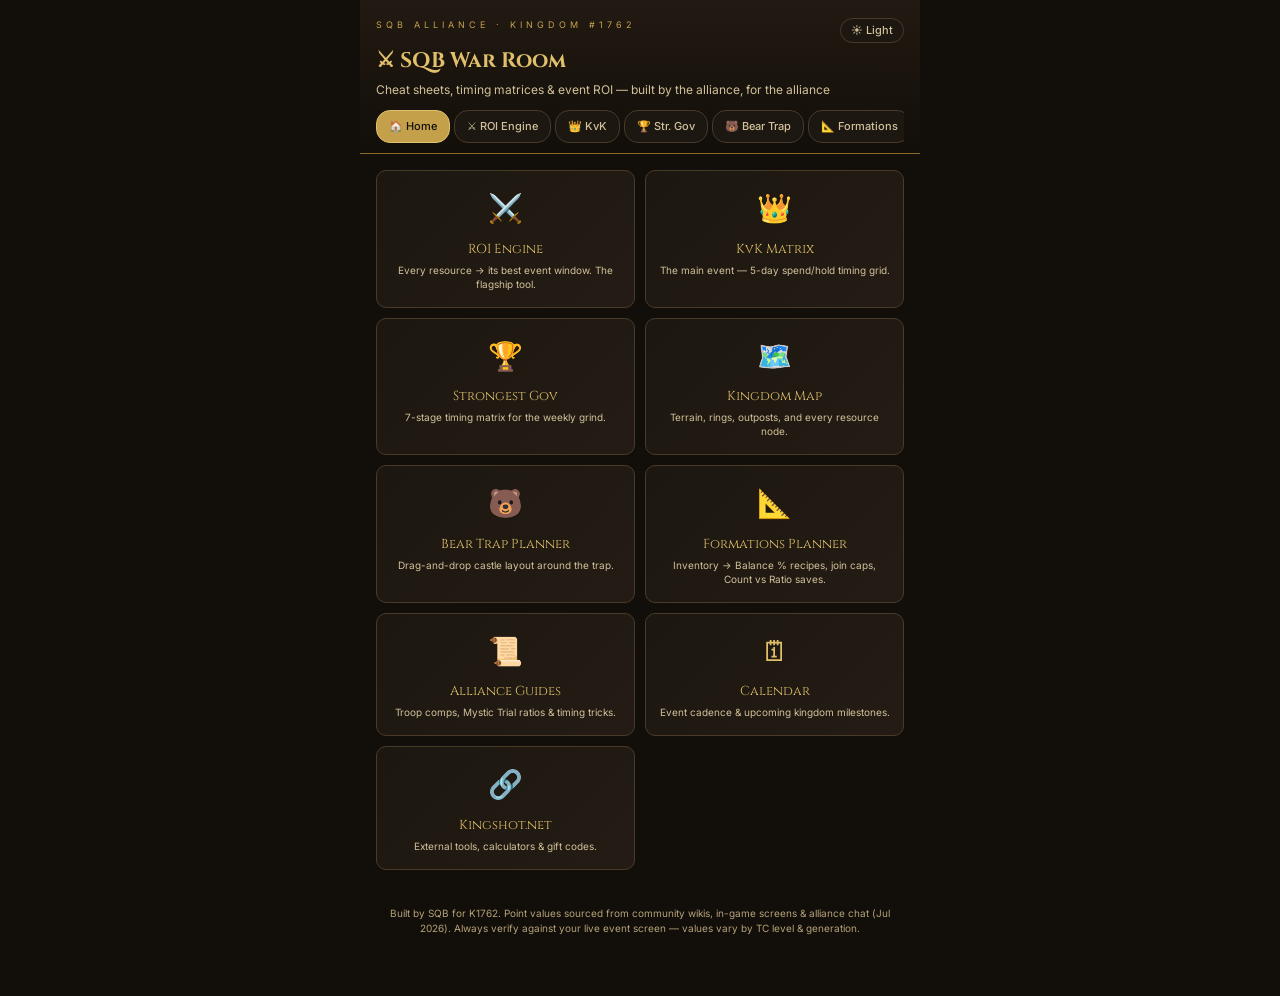
<file: index.html>
<!DOCTYPE html>
<html lang="en">
<head>
<meta charset="UTF-8">
<meta name="viewport" content="width=device-width, initial-scale=1.0">
<title>SQB Wiki — Kingdom #1762</title>
<script src="js/theme-boot.js"></script>
<link rel="stylesheet" href="css/theme.css">
<link rel="manifest" href="manifest.json">
<meta name="theme-color" content="#0F0C08">
</head>
<body>

<div class="header">
  <div class="header-top">
    <div class="header-eyebrow">SQB Alliance · Kingdom #1762</div>
    <button type="button" class="theme-toggle" aria-pressed="false">☀ Light</button>
  </div>
  <div class="header-title">⚔ SQB War Room</div>
  <div class="header-sub">Cheat sheets, timing matrices & event ROI — built by the alliance, for the alliance</div>
  <div class="site-nav">
    <a href="index.html" class="active">🏠 Home</a>
    <a href="pages/roi-engine.html">⚔ ROI Engine</a>
    <a href="pages/kvk-matrix.html">👑 KvK</a>
    <a href="pages/sg-matrix.html">🏆 Str. Gov</a>
    <a href="pages/bear-trap.html">🐻 Bear Trap</a>
    <a href="pages/formations.html">📐 Formations</a>
    <a href="pages/map.html">🗺️ Map</a>
    <a href="pages/guides.html">📜 Guides</a>
    <a href="pages/calendar.html">🗓 Calendar</a>
  </div>
</div>

<div class="tile-grid">
  <a href="pages/roi-engine.html" class="tile">
    <div class="tile-icon">⚔️</div>
    <div class="tile-title">ROI Engine</div>
    <div class="tile-desc">Every resource → its best event window. The flagship tool.</div>
  </a>
  <a href="pages/kvk-matrix.html" class="tile">
    <div class="tile-icon">👑</div>
    <div class="tile-title">KvK Matrix</div>
    <div class="tile-desc">The main event — 5-day spend/hold timing grid.</div>
  </a>
  <a href="pages/sg-matrix.html" class="tile">
    <div class="tile-icon">🏆</div>
    <div class="tile-title">Strongest Gov</div>
    <div class="tile-desc">7-stage timing matrix for the weekly grind.</div>
  </a>
  <a href="pages/map.html" class="tile">
    <div class="tile-icon">🗺️</div>
    <div class="tile-title">Kingdom Map</div>
    <div class="tile-desc">Terrain, rings, outposts, and every resource node.</div>
  </a>
  <a href="pages/bear-trap.html" class="tile">
    <div class="tile-icon">🐻</div>
    <div class="tile-title">Bear Trap Planner</div>
    <div class="tile-desc">Drag-and-drop castle layout around the trap.</div>
  </a>
  <a href="pages/formations.html" class="tile">
    <div class="tile-icon">📐</div>
    <div class="tile-title">Formations Planner</div>
    <div class="tile-desc">Inventory → Balance % recipes, join caps, Count vs Ratio saves.</div>
  </a>
  <a href="pages/guides.html" class="tile">
    <div class="tile-icon">📜</div>
    <div class="tile-title">Alliance Guides</div>
    <div class="tile-desc">Troop comps, Mystic Trial ratios & timing tricks.</div>
  </a>
  <a href="pages/calendar.html" class="tile">
    <div class="tile-icon">🗓</div>
    <div class="tile-title">Calendar</div>
    <div class="tile-desc">Event cadence & upcoming kingdom milestones.</div>
  </a>
  <a href="https://kingshot.net" class="tile" target="_blank">
    <div class="tile-icon">🔗</div>
    <div class="tile-title">Kingshot.net</div>
    <div class="tile-desc">External tools, calculators & gift codes.</div>
  </a>
</div>

<div class="disclaimer">
  Built by SQB for K1762. Point values sourced from community wikis, in-game screens & alliance chat (Jul 2026). Always verify against your live event screen — values vary by TC level & generation.
</div>

<script src="js/common.js"></script>
<script src="js/analytics.js"></script>
<script>
  bindThemeToggle(document.querySelector(".theme-toggle"));
</script>
</body>
</html>
</file>
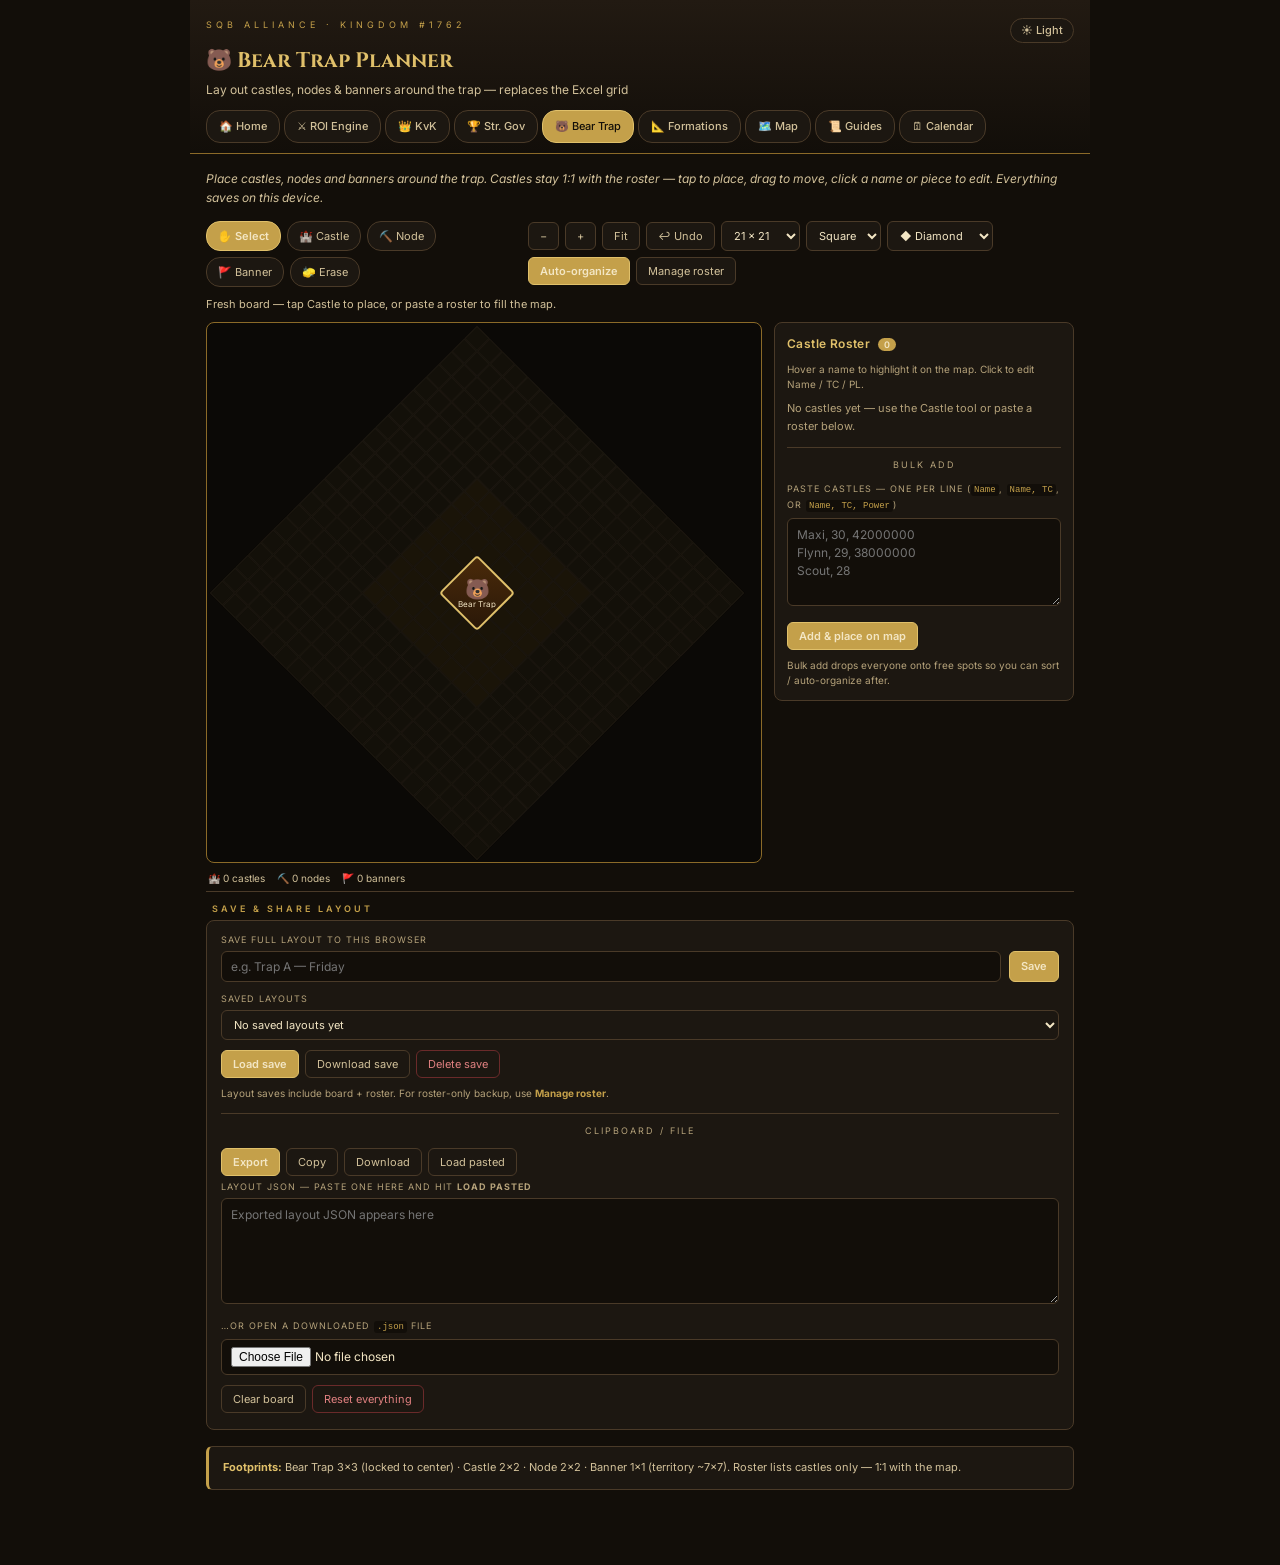
<file: pages/bear-trap.html>
<!DOCTYPE html>
<html lang="en">
<head>
<meta charset="UTF-8">
<meta name="viewport" content="width=device-width, initial-scale=1.0">
<title>Bear Trap Planner — SQB Wiki</title>
<script src="../js/theme-boot.js"></script>
<link rel="stylesheet" href="../css/theme.css">
</head>
<body class="page-wide">

<div class="header"></div>

<div class="bt-page">
  <div class="intro">Place castles, nodes and banners around the trap. Castles stay 1:1 with the roster — tap to place, drag to move, click a name or piece to edit. Everything saves on this device.</div>

  <!-- Toolbar -->
  <div class="bt-toolbar">
    <div class="bt-tools" id="bt-tools">
      <button type="button" class="bt-tool" data-tool="select">✋ Select</button>
      <button type="button" class="bt-tool" data-tool="castle">🏰 Castle</button>
      <button type="button" class="bt-tool" data-tool="node">⛏️ Node</button>
      <button type="button" class="bt-tool" data-tool="banner">🚩 Banner</button>
      <button type="button" class="bt-tool" data-tool="erase">🧽 Erase</button>
    </div>
    <div class="bt-toolbar-row">
      <button type="button" class="bt-btn" id="bt-zoom-out" aria-label="Zoom out">−</button>
      <button type="button" class="bt-btn" id="bt-zoom-in" aria-label="Zoom in">+</button>
      <button type="button" class="bt-btn" id="bt-zoom-fit">Fit</button>
      <button type="button" class="bt-btn" id="bt-undo">↩ Undo</button>
      <select id="bt-grid-size" class="bt-select" aria-label="Grid size"></select>
      <select id="bt-shape" class="bt-select" aria-label="Board shape">
        <option value="square">Square</option>
        <option value="round">Round</option>
      </select>
      <select id="bt-angle" class="bt-select" aria-label="Board angle">
        <option value="45">◆ Diamond</option>
        <option value="0">■ Top-down</option>
      </select>
      <button type="button" class="bt-btn primary" id="bt-open-organize">Auto-organize</button>
      <button type="button" class="bt-btn" id="bt-open-manage">Manage roster</button>
      <button type="button" class="bt-btn bt-roster-toggle" id="bt-roster-toggle" aria-expanded="false">Roster</button>
    </div>
  </div>

  <div class="bt-status" id="bt-status"></div>

  <!-- Board + roster -->
  <div class="bt-workspace">
    <div class="bt-board-wrap" id="bt-board-wrap">
      <div class="bt-stage" id="bt-stage">
        <div class="bt-board" id="bt-board">
          <div class="bt-cells" id="bt-cells"></div>
          <div class="bt-pieces" id="bt-pieces"></div>
          <div class="bt-ghost" id="bt-ghost"></div>
        </div>
      </div>
    </div>

    <aside class="bt-roster-panel" id="bt-roster-panel" aria-label="Castle roster">
      <div class="bt-roster-head">
        <div class="bt-roster-title">Castle Roster <span class="bt-badge" id="bt-roster-count">0</span></div>
        <button type="button" class="bt-btn bt-roster-close" id="bt-roster-close" aria-label="Close roster">✕</button>
      </div>
      <div class="bt-hint">Hover a name to highlight it on the map. Click to edit Name / TC / PL.</div>
      <div class="bt-roster-list" id="bt-roster-list"></div>

      <div class="bt-divider">bulk add</div>
      <div class="bt-field">
        <label for="bt-roster-text">Paste castles — one per line (<code>Name</code>, <code>Name, TC</code>, or <code>Name, TC, Power</code>)</label>
        <textarea id="bt-roster-text" rows="4" placeholder="Maxi, 30, 42000000&#10;Flynn, 29, 38000000&#10;Scout, 28"></textarea>
      </div>
      <div class="bt-btn-row">
        <button type="button" class="bt-btn primary" id="bt-roster-add">Add &amp; place on map</button>
      </div>
      <div class="bt-hint">Bulk add drops everyone onto free spots so you can sort / auto-organize after.</div>
    </aside>
  </div>
  <div class="bt-roster-backdrop" id="bt-roster-backdrop" hidden></div>

  <div class="bt-stats" id="bt-stats"></div>

  <!-- Save & Share (full layout) -->
  <div class="section-title">Save &amp; Share Layout</div>
  <div class="bt-panel">
    <div class="bt-field">
      <label for="bt-save-name">Save full layout to this browser</label>
      <div class="bt-field-row">
        <div class="bt-field grow" style="margin-bottom:0">
          <input type="text" id="bt-save-name" placeholder="e.g. Trap A — Friday" maxlength="48">
        </div>
        <button type="button" class="bt-btn primary" id="bt-save-named">Save</button>
      </div>
    </div>
    <div class="bt-field">
      <label for="bt-saves">Saved layouts</label>
      <select id="bt-saves" class="bt-select wide" aria-label="Saved layouts"></select>
    </div>
    <div class="bt-btn-row">
      <button type="button" class="bt-btn primary" id="bt-load-named">Load save</button>
      <button type="button" class="bt-btn" id="bt-download-named">Download save</button>
      <button type="button" class="bt-btn danger" id="bt-delete-named">Delete save</button>
    </div>
    <div class="bt-hint">Layout saves include board + roster. For roster-only backup, use <strong>Manage roster</strong>.</div>

    <div class="bt-divider">clipboard / file</div>
    <div class="bt-btn-row">
      <button type="button" class="bt-btn primary" id="bt-export">Export</button>
      <button type="button" class="bt-btn" id="bt-copy">Copy</button>
      <button type="button" class="bt-btn" id="bt-download">Download</button>
      <button type="button" class="bt-btn" id="bt-load">Load pasted</button>
    </div>
    <div class="bt-field">
      <label for="bt-share">Layout JSON — paste one here and hit <strong>Load pasted</strong></label>
      <textarea id="bt-share" rows="5" placeholder="Exported layout JSON appears here"></textarea>
    </div>
    <div class="bt-field">
      <label for="bt-file">…or open a downloaded <code>.json</code> file</label>
      <input type="file" id="bt-file" accept="application/json,.json">
    </div>
    <div class="bt-btn-row">
      <button type="button" class="bt-btn" id="bt-clear">Clear board</button>
      <button type="button" class="bt-btn danger" id="bt-reset">Reset everything</button>
    </div>
  </div>

  <div class="note-box">
    <strong>Footprints:</strong> Bear Trap 3×3 (locked to center) · Castle 2×2 · Node 2×2 · Banner 1×1 (territory ~7×7). Roster lists castles only — 1:1 with the map.
  </div>
</div>

<!-- Edit castle / piece modal -->
<div class="bt-modal" id="bt-modal-edit" hidden>
  <div class="bt-modal-backdrop" data-close-modal></div>
  <div class="bt-modal-card" role="dialog" aria-modal="true" aria-labelledby="bt-edit-title">
    <div class="bt-modal-title" id="bt-edit-title">Edit castle</div>
    <div class="bt-field">
      <label for="bt-edit-name">Name</label>
      <input type="text" id="bt-edit-name" maxlength="24" placeholder="Castle name">
    </div>
    <div class="bt-field-row" id="bt-edit-castle-fields">
      <div class="bt-field">
        <label for="bt-edit-tc">TC</label>
        <input type="number" id="bt-edit-tc" min="1" max="40" placeholder="—">
      </div>
      <div class="bt-field">
        <label for="bt-edit-pl">PL</label>
        <input type="number" id="bt-edit-pl" min="0" step="100000" placeholder="—">
      </div>
    </div>
    <div class="bt-btn-row">
      <button type="button" class="bt-btn primary" id="bt-edit-save">Save</button>
      <button type="button" class="bt-btn danger" id="bt-edit-delete">Delete</button>
      <button type="button" class="bt-btn" data-close-modal>Cancel</button>
    </div>
  </div>
</div>

<!-- Auto-organize modal -->
<div class="bt-modal" id="bt-modal-organize" hidden>
  <div class="bt-modal-backdrop" data-close-modal></div>
  <div class="bt-modal-card" role="dialog" aria-modal="true" aria-labelledby="bt-org-title">
    <div class="bt-modal-title" id="bt-org-title">Auto-organize castles</div>
    <div class="bt-field">
      <label for="bt-org-packing">Packing</label>
      <select id="bt-org-packing" class="bt-select wide">
        <option value="tight">Tight — pack nearest the trap</option>
        <option value="spaced">Loose — leave a 1-cell gap</option>
      </select>
    </div>
    <div class="bt-field">
      <label for="bt-org-sort">Place by</label>
      <select id="bt-org-sort" class="bt-select wide">
        <option value="pl">Power (PL) — strongest nearest</option>
        <option value="tc">Town Center (TC) — highest nearest</option>
      </select>
    </div>
    <div class="bt-hint">Rebuilds the castle ring from the roster. Nodes and banners stay put.</div>
    <div class="bt-btn-row">
      <button type="button" class="bt-btn primary" id="bt-org-run">Organize</button>
      <button type="button" class="bt-btn" data-close-modal>Cancel</button>
    </div>
  </div>
</div>

<!-- Manage roster modal -->
<div class="bt-modal" id="bt-modal-manage" hidden>
  <div class="bt-modal-backdrop" data-close-modal></div>
  <div class="bt-modal-card bt-modal-wide" role="dialog" aria-modal="true" aria-labelledby="bt-manage-title">
    <div class="bt-modal-title" id="bt-manage-title">Manage roster</div>

    <div class="bt-field">
      <label>Sort roster list</label>
      <div class="bt-btn-row">
        <button type="button" class="bt-btn" data-roster-sort="pl" data-roster-dir="desc">PL ↓</button>
        <button type="button" class="bt-btn" data-roster-sort="pl" data-roster-dir="asc">PL ↑</button>
        <button type="button" class="bt-btn" data-roster-sort="tc" data-roster-dir="desc">TC ↓</button>
        <button type="button" class="bt-btn" data-roster-sort="tc" data-roster-dir="asc">TC ↑</button>
        <button type="button" class="bt-btn" data-roster-sort="name" data-roster-dir="asc">Name A–Z</button>
      </div>
      <div class="bt-hint">Sorting the list does not move castles on the map — use Auto-organize for that.</div>
    </div>

    <div class="bt-divider">browser roster saves</div>
    <div class="bt-field">
      <label for="bt-roster-save-name">Save roster to this browser</label>
      <div class="bt-field-row">
        <div class="bt-field grow" style="margin-bottom:0">
          <input type="text" id="bt-roster-save-name" placeholder="e.g. Friday fighters" maxlength="48">
        </div>
        <button type="button" class="bt-btn primary" id="bt-roster-save-named">Save</button>
      </div>
    </div>
    <div class="bt-field">
      <label for="bt-roster-saves">Saved rosters</label>
      <select id="bt-roster-saves" class="bt-select wide"></select>
    </div>
    <div class="bt-btn-row">
      <button type="button" class="bt-btn primary" id="bt-roster-load-named">Load roster</button>
      <button type="button" class="bt-btn danger" id="bt-roster-delete-named">Delete</button>
    </div>

    <div class="bt-divider">file</div>
    <div class="bt-btn-row">
      <button type="button" class="bt-btn" id="bt-roster-export">Download roster JSON</button>
      <label class="bt-btn" for="bt-roster-file">Load roster file</label>
      <input type="file" id="bt-roster-file" accept="application/json,.json" hidden>
    </div>
    <div class="bt-hint">Loading a roster adds missing castles onto free map spots (does not wipe the board).</div>

    <div class="bt-btn-row">
      <button type="button" class="bt-btn" data-close-modal>Close</button>
    </div>
  </div>
</div>

<script src="../js/common.js"></script>
<script src="../js/analytics.js"></script>
<script src="../js/bear-trap-model.js"></script>
<script src="../js/bear-trap.js"></script>
</body>
</html>
</file>
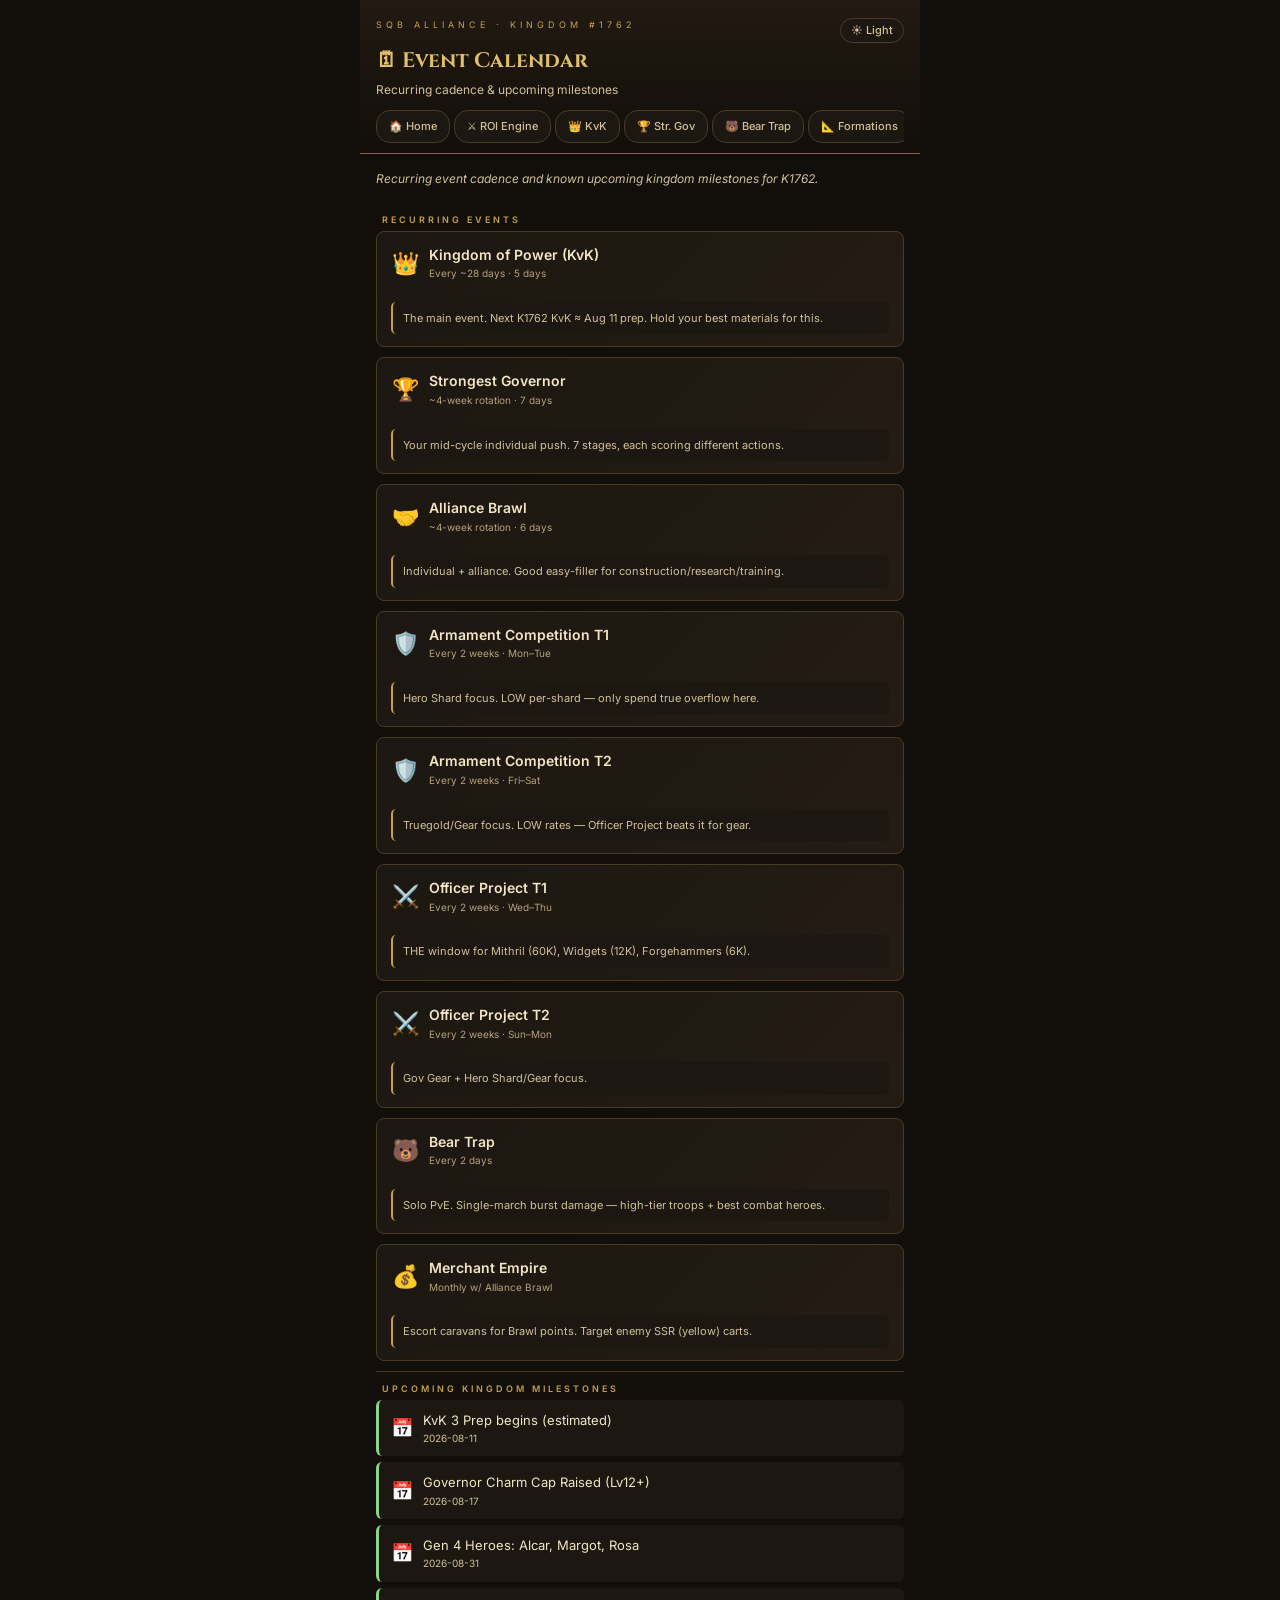
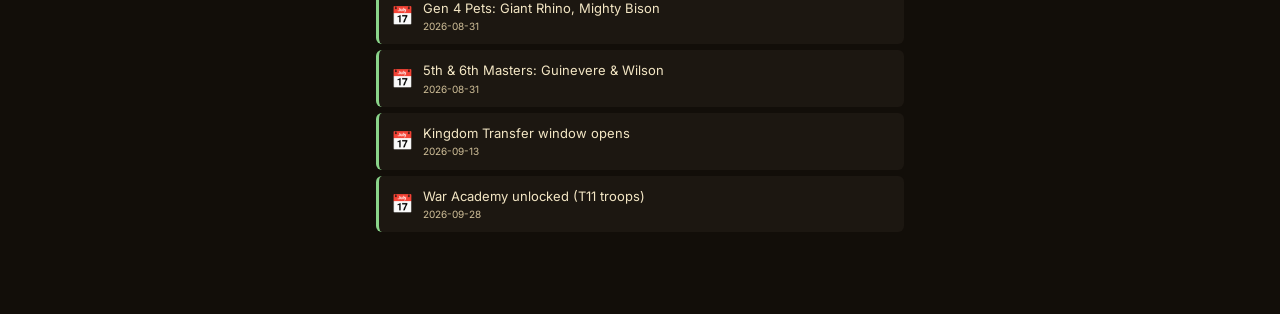
<file: pages/calendar.html>
<!DOCTYPE html>
<html lang="en">
<head>
<meta charset="UTF-8">
<meta name="viewport" content="width=device-width, initial-scale=1.0">
<title>Calendar — SQB Wiki</title>
<script src="../js/theme-boot.js"></script>
<link rel="stylesheet" href="../css/theme.css">
</head>
<body>

<div class="header"></div>

<div style="padding:16px">
  <div class="intro">Recurring event cadence and known upcoming kingdom milestones for K1762.</div>

  <div class="section-title" style="border-top:none;margin-top:0">Recurring Events</div>
  <div id="window-list"></div>

  <div class="section-title">Upcoming Kingdom Milestones</div>
  <div id="milestone-list"></div>
</div>

<script src="../js/common.js"></script>
<script src="../js/analytics.js"></script>
<script>
async function init() {
  mountHeader({
    eyebrow: "SQB Alliance · Kingdom #1762",
    title: "🗓 Event Calendar",
    sub: "Recurring cadence & upcoming milestones",
    activeId: "calendar"
  });

  const data = await loadData("windows.json");

  document.getElementById("window-list").innerHTML = data.schedule.map(w => `
    <div class="card">
      <div class="card-head" style="cursor:default">
        <div class="card-icon">${w.icon}</div>
        <div class="card-name-wrap">
          <div class="card-name">${w.name}</div>
          <div class="card-tag">${w.cadence}</div>
        </div>
      </div>
      <div class="card-detail open" style="padding-top:0;display:block">
        <div class="verdict">${w.note}</div>
      </div>
    </div>`).join('');

  document.getElementById("milestone-list").innerHTML = data.upcomingMilestones.map(m => `
    <div class="today-item spend">
      <div class="ti-icon">📅</div>
      <div class="ti-body">
        <div class="ti-name">${m.text}</div>
        <div class="ti-why">${m.date}</div>
      </div>
    </div>`).join('');
}
init();
</script>
</body>
</html>
</file>
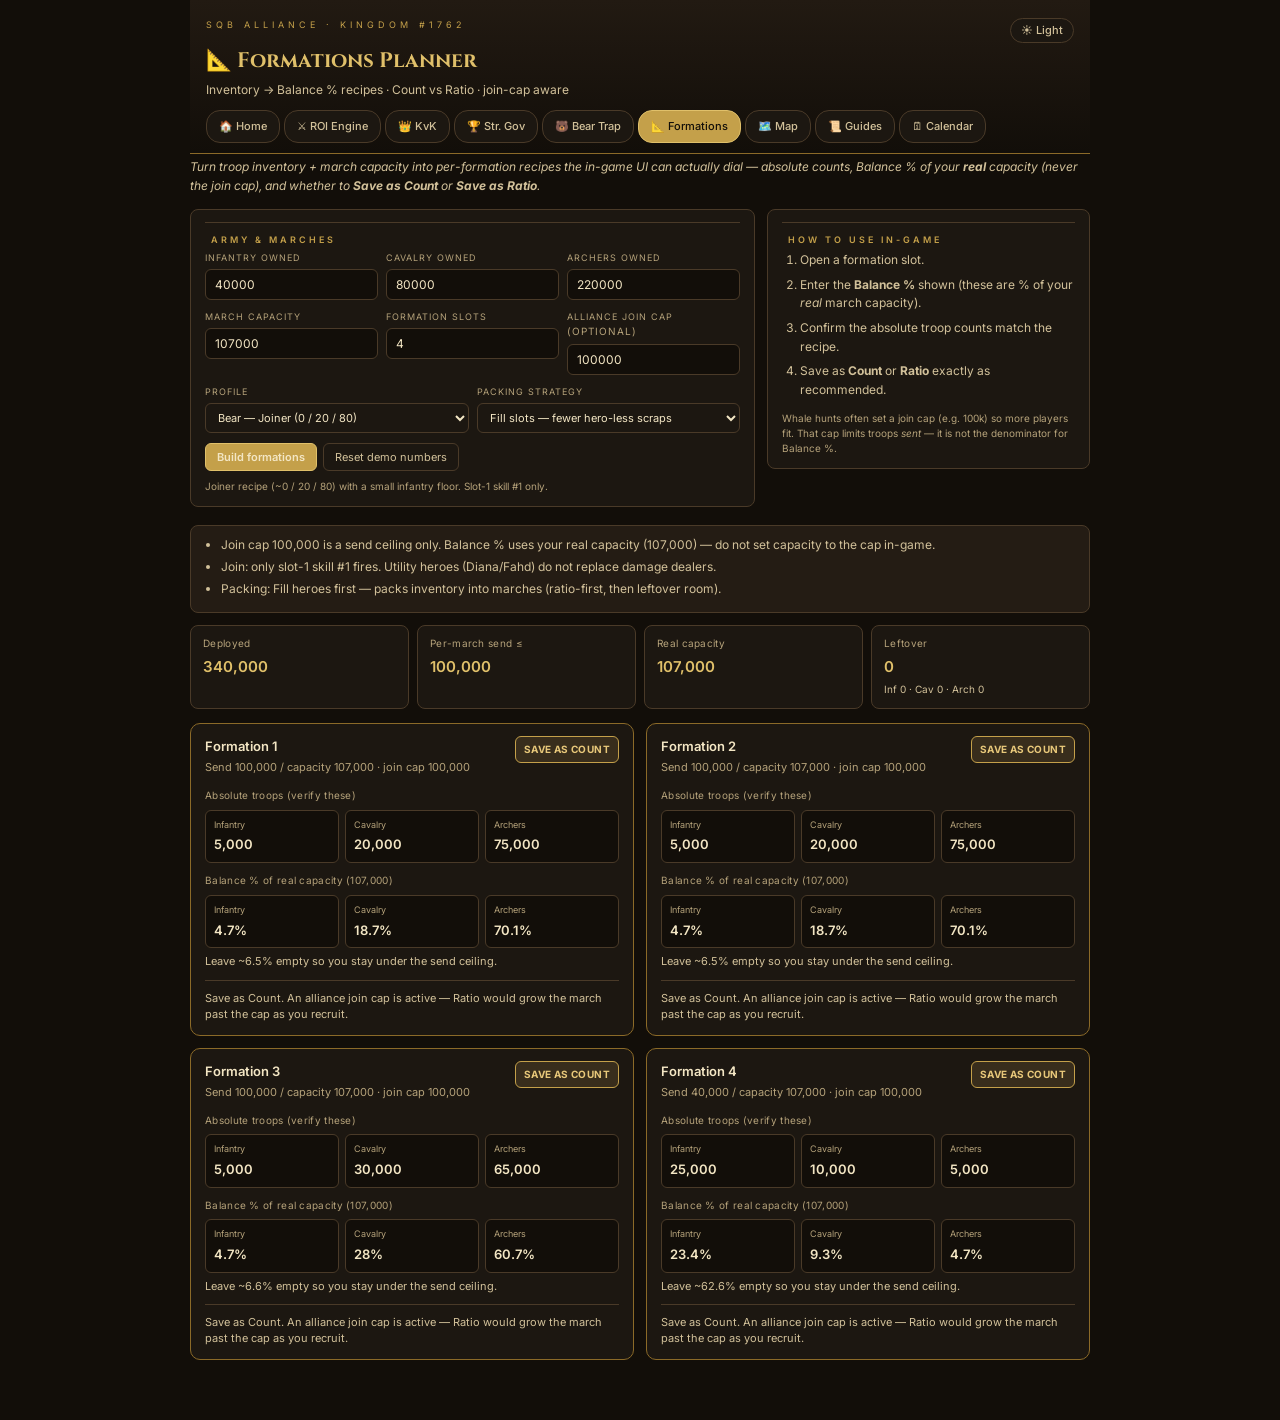
<file: pages/formations.html>
<!DOCTYPE html>
<html lang="en">
<head>
<meta charset="UTF-8">
<meta name="viewport" content="width=device-width, initial-scale=1.0">
<title>Formations Planner — SQB Wiki</title>
<script src="../js/theme-boot.js"></script>
<link rel="stylesheet" href="../css/theme.css">
</head>
<body class="page-wide">

<div class="header"></div>

<div class="fm-page">
  <div class="intro">
    Turn troop inventory + march capacity into per-formation recipes the in-game UI can actually dial —
    absolute counts, Balance % of your <strong>real</strong> capacity (never the join cap), and whether to
    <strong>Save as Count</strong> or <strong>Save as Ratio</strong>.
  </div>

  <div class="fm-grid">
    <section class="bt-panel">
      <div class="section-title" style="margin-top:0">Army &amp; marches</div>

      <div class="bt-field-row">
        <div class="bt-field">
          <label for="fm-inf">Infantry owned</label>
          <input type="number" id="fm-inf" min="0" step="1000" value="40000">
        </div>
        <div class="bt-field">
          <label for="fm-cav">Cavalry owned</label>
          <input type="number" id="fm-cav" min="0" step="1000" value="80000">
        </div>
        <div class="bt-field">
          <label for="fm-arch">Archers owned</label>
          <input type="number" id="fm-arch" min="0" step="1000" value="220000">
        </div>
      </div>

      <div class="bt-field-row">
        <div class="bt-field">
          <label for="fm-capacity">March capacity</label>
          <input type="number" id="fm-capacity" min="1" step="1000" value="107000">
        </div>
        <div class="bt-field">
          <label for="fm-slots">Formation slots</label>
          <input type="number" id="fm-slots" min="1" max="8" value="4">
        </div>
        <div class="bt-field">
          <label for="fm-joincap">Alliance join cap <span class="fm-optional">(optional)</span></label>
          <input type="number" id="fm-joincap" min="0" step="1000" placeholder="e.g. 100000">
        </div>
      </div>

      <div class="bt-field-row">
        <div class="bt-field grow">
          <label for="fm-profile">Profile</label>
          <select id="fm-profile" class="bt-select wide">
            <option value="bear-join">Bear — Joiner (0 / 20 / 80)</option>
            <option value="bear-lead">Bear — Rally lead (1 / 10 / 89)</option>
          </select>
        </div>
        <div class="bt-field grow">
          <label for="fm-strategy">Packing strategy</label>
          <select id="fm-strategy" class="bt-select wide">
            <option value="fill">Fill slots — fewer hero-less scraps</option>
            <option value="strict">Strict ratio — leftovers OK</option>
          </select>
        </div>
      </div>

      <div class="bt-btn-row">
        <button type="button" class="bt-btn primary" id="fm-run">Build formations</button>
        <button type="button" class="bt-btn" id="fm-reset">Reset demo numbers</button>
      </div>
      <div class="bt-hint" id="fm-profile-blurb"></div>
    </section>

    <aside class="bt-panel fm-help">
      <div class="section-title" style="margin-top:0">How to use in-game</div>
      <ol class="fm-steps">
        <li>Open a formation slot.</li>
        <li>Enter the <strong>Balance %</strong> shown (these are % of your <em>real</em> march capacity).</li>
        <li>Confirm the absolute troop counts match the recipe.</li>
        <li>Save as <strong>Count</strong> or <strong>Ratio</strong> exactly as recommended.</li>
      </ol>
      <div class="bt-hint">
        Whale hunts often set a join cap (e.g. 100k) so more players fit. That cap limits troops
        <em>sent</em> — it is not the denominator for Balance %.
      </div>
    </aside>
  </div>

  <div id="fm-notes" class="fm-notes" hidden></div>
  <div id="fm-summary" class="fm-summary" hidden></div>
  <div id="fm-results" class="fm-results"></div>
</div>

<script src="../js/common.js"></script>
<script src="../js/analytics.js"></script>
<script src="../js/formations-model.js"></script>
<script src="../js/formations.js"></script>
</body>
</html>
</file>
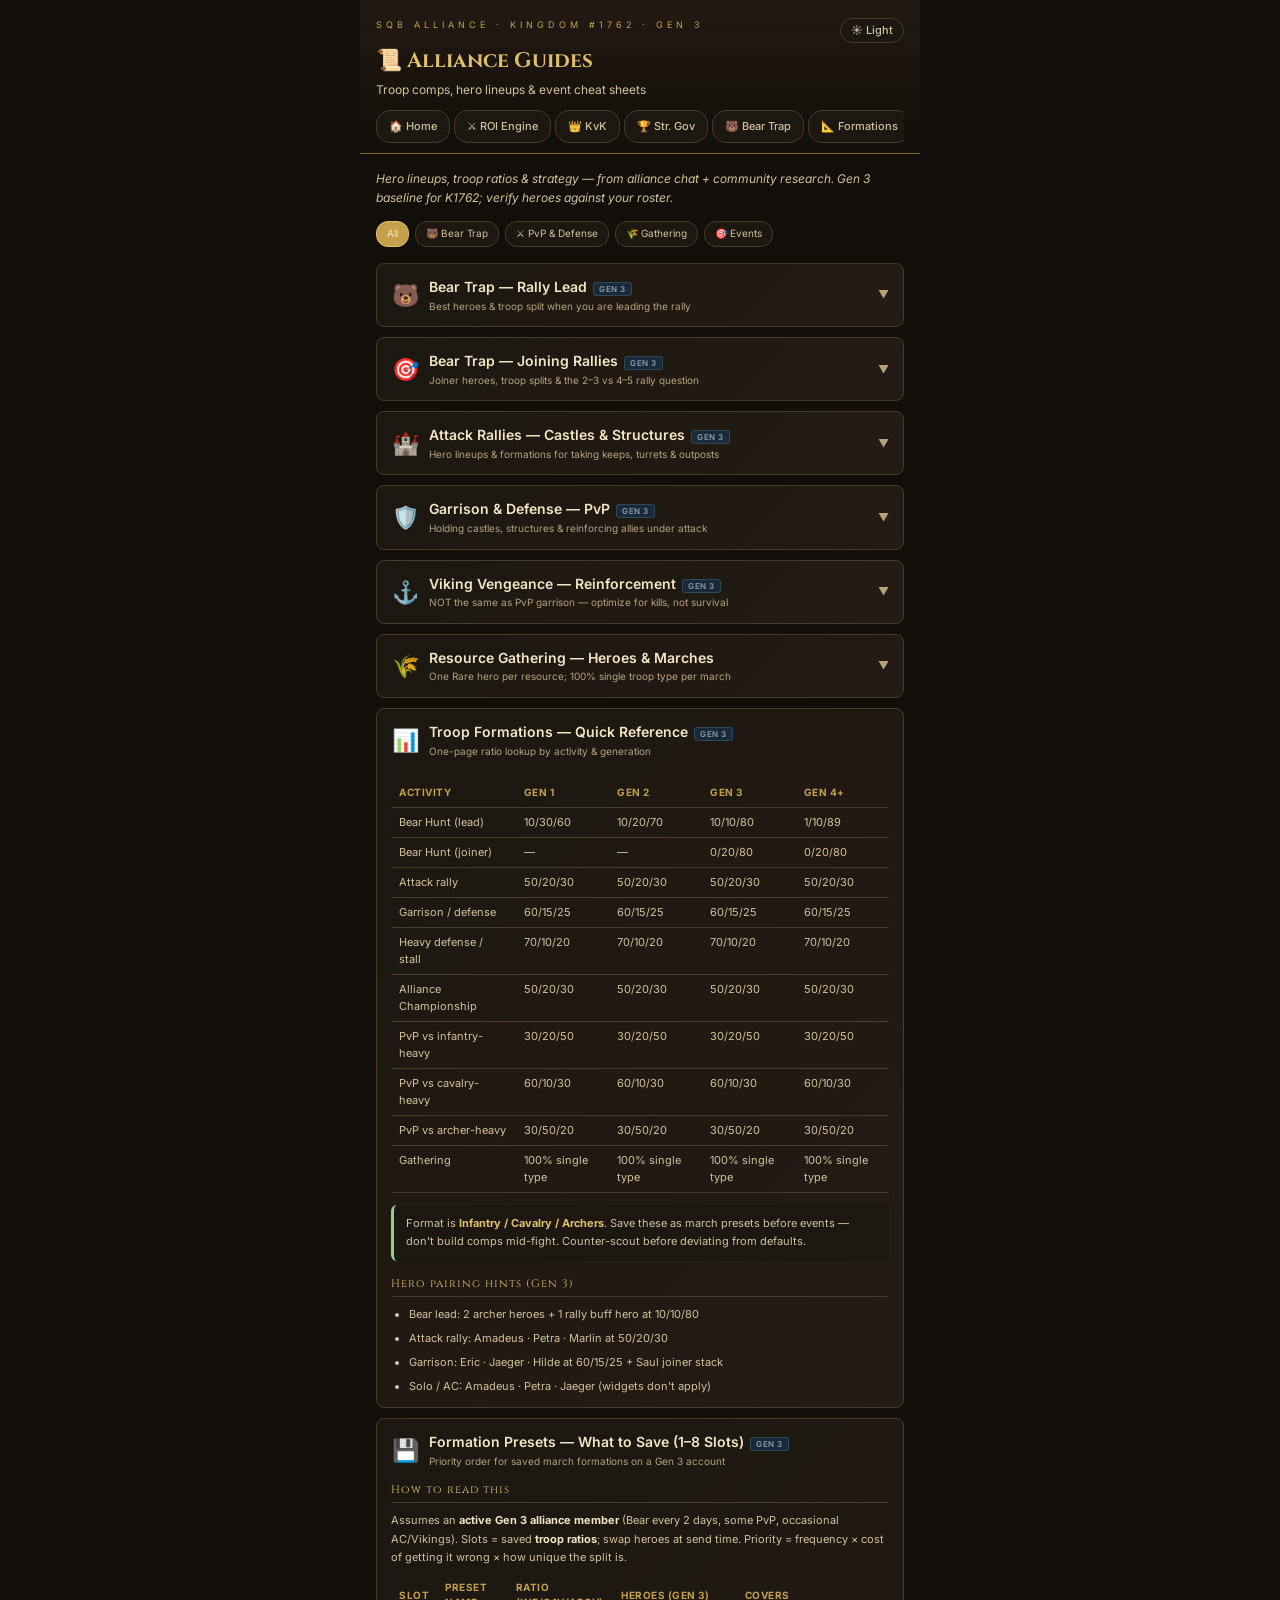
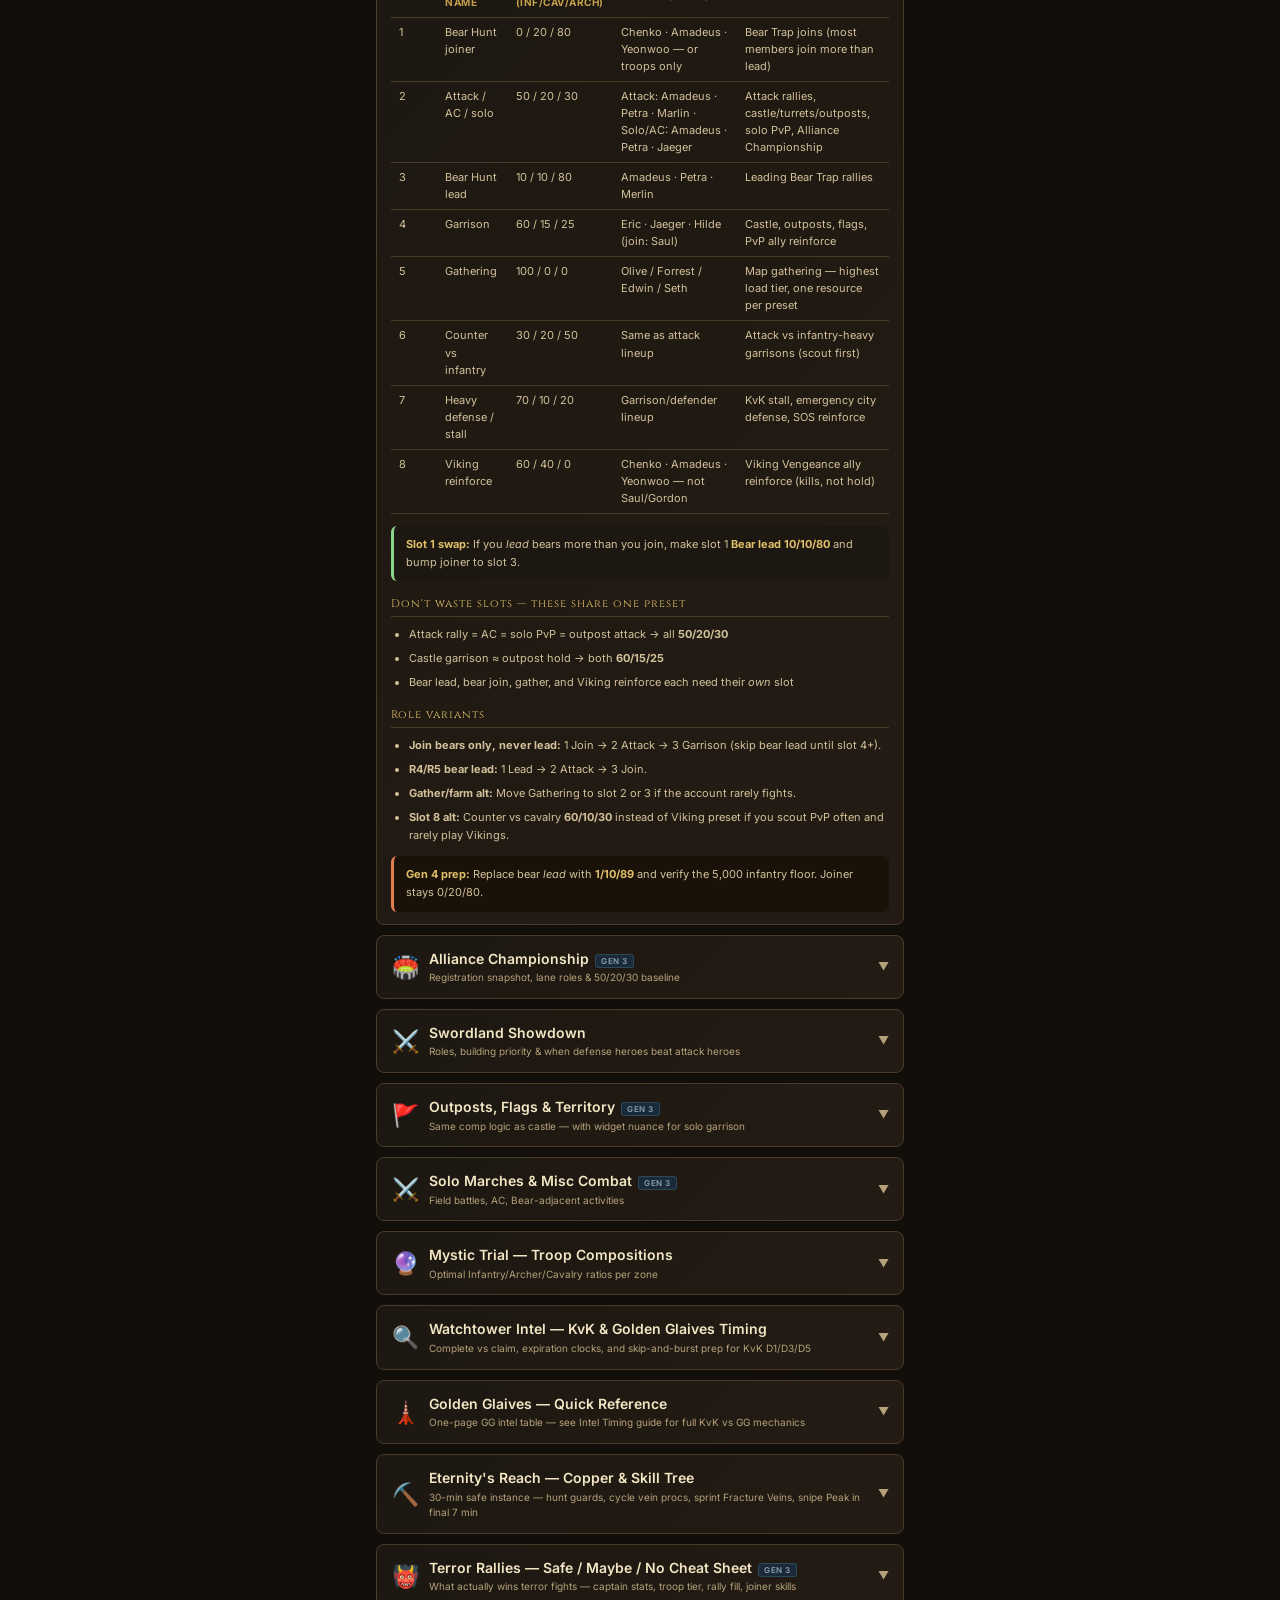
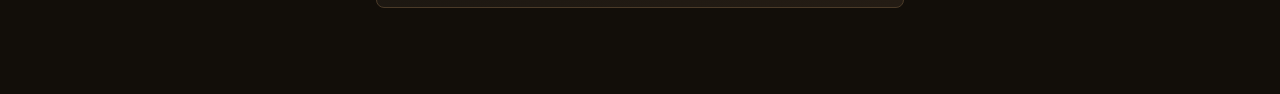
<file: pages/guides.html>
<!DOCTYPE html>
<html lang="en">
<head>
<meta charset="UTF-8">
<meta name="viewport" content="width=device-width, initial-scale=1.0">
<title>Alliance Guides — SQB Wiki</title>
<script src="../js/theme-boot.js"></script>
<link rel="stylesheet" href="../css/theme.css">
</head>
<body>

<div class="header"></div>

<div style="padding:16px 16px 0">
  <div class="intro">Hero lineups, troop ratios & strategy — from alliance chat + community research. Gen 3 baseline for K1762; verify heroes against your roster.</div>
  <div class="filters" style="margin-bottom:16px">
    <div class="chip active" data-filter="all">All</div>
    <div class="chip" data-filter="bear-trap">🐻 Bear Trap</div>
    <div class="chip" data-filter="pvp">⚔ PvP & Defense</div>
    <div class="chip" data-filter="gathering">🌾 Gathering</div>
    <div class="chip" data-filter="events">🎯 Events</div>
  </div>
</div>

<div style="padding:0 16px 16px">
  <div id="guide-list"></div>
</div>

<script src="../js/common.js"></script>
<script src="../js/analytics.js"></script>
<script>
let guideData = [];

function renderGuides(filter = "all") {
  const list = document.getElementById("guide-list");
  const filtered = guideData.filter(
    (g) => filter === "all" || g.category === filter
  );

  if (!filtered.length) {
    list.innerHTML = `<div class="note-box">No guides in this category yet.</div>`;
    return;
  }

  list.innerHTML = filtered
    .map((g) => {
      const genBadge = g.gen
        ? `<span class="lock-badge" style="margin-left:6px">Gen ${g.gen}</span>`
        : "";
      const content = renderGuideContent(g);
      const collapsible = g.collapsible !== false;

      if (!collapsible) {
        return `
          <div class="card" data-category="${g.category}">
            <div class="card-head" style="cursor:default">
              <div class="card-icon">${g.icon}</div>
              <div class="card-name-wrap">
                <div class="card-name">${g.title}${genBadge}</div>
                <div class="card-tag">${g.summary}</div>
              </div>
            </div>
            <div class="card-detail open" style="display:block;padding-top:0">
              ${content}
              ${g.note && g.blocks ? `<div class="verdict" style="margin-top:12px">${g.note}</div>` : ""}
            </div>
          </div>`;
      }

      return `
        <div class="card" data-category="${g.category}">
          <div class="card-head">
            <div class="card-icon">${g.icon}</div>
            <div class="card-name-wrap">
              <div class="card-name">${g.title}${genBadge}</div>
              <div class="card-tag">${g.summary}</div>
            </div>
            <div class="card-chevron">▼</div>
          </div>
          <div class="card-detail">
            ${content}
            ${g.note && g.blocks ? `<div class="verdict" style="margin-top:12px">${g.note}</div>` : ""}
          </div>
        </div>`;
    })
    .join("");

  list.querySelectorAll(".card-head").forEach((head) => {
    if (head.style.cursor === "default") return;
    head.addEventListener("click", () => {
      const card = head.closest(".card");
      const detail = card.querySelector(".card-detail");
      const chevron = card.querySelector(".card-chevron");
      detail.classList.toggle("open");
      chevron.textContent = detail.classList.contains("open") ? "▲" : "▼";
    });
  });
}

async function init() {
  mountHeader({
    eyebrow: "SQB Alliance · Kingdom #1762 · Gen 3",
    title: "📜 Alliance Guides",
    sub: "Troop comps, hero lineups & event cheat sheets",
    activeId: "guides"
  });

  const data = await loadData("guides.json");
  guideData = data.guides;
  renderGuides("all");
  wireChips("[data-filter]", renderGuides);
}

init();
</script>
</body>
</html>
</file>
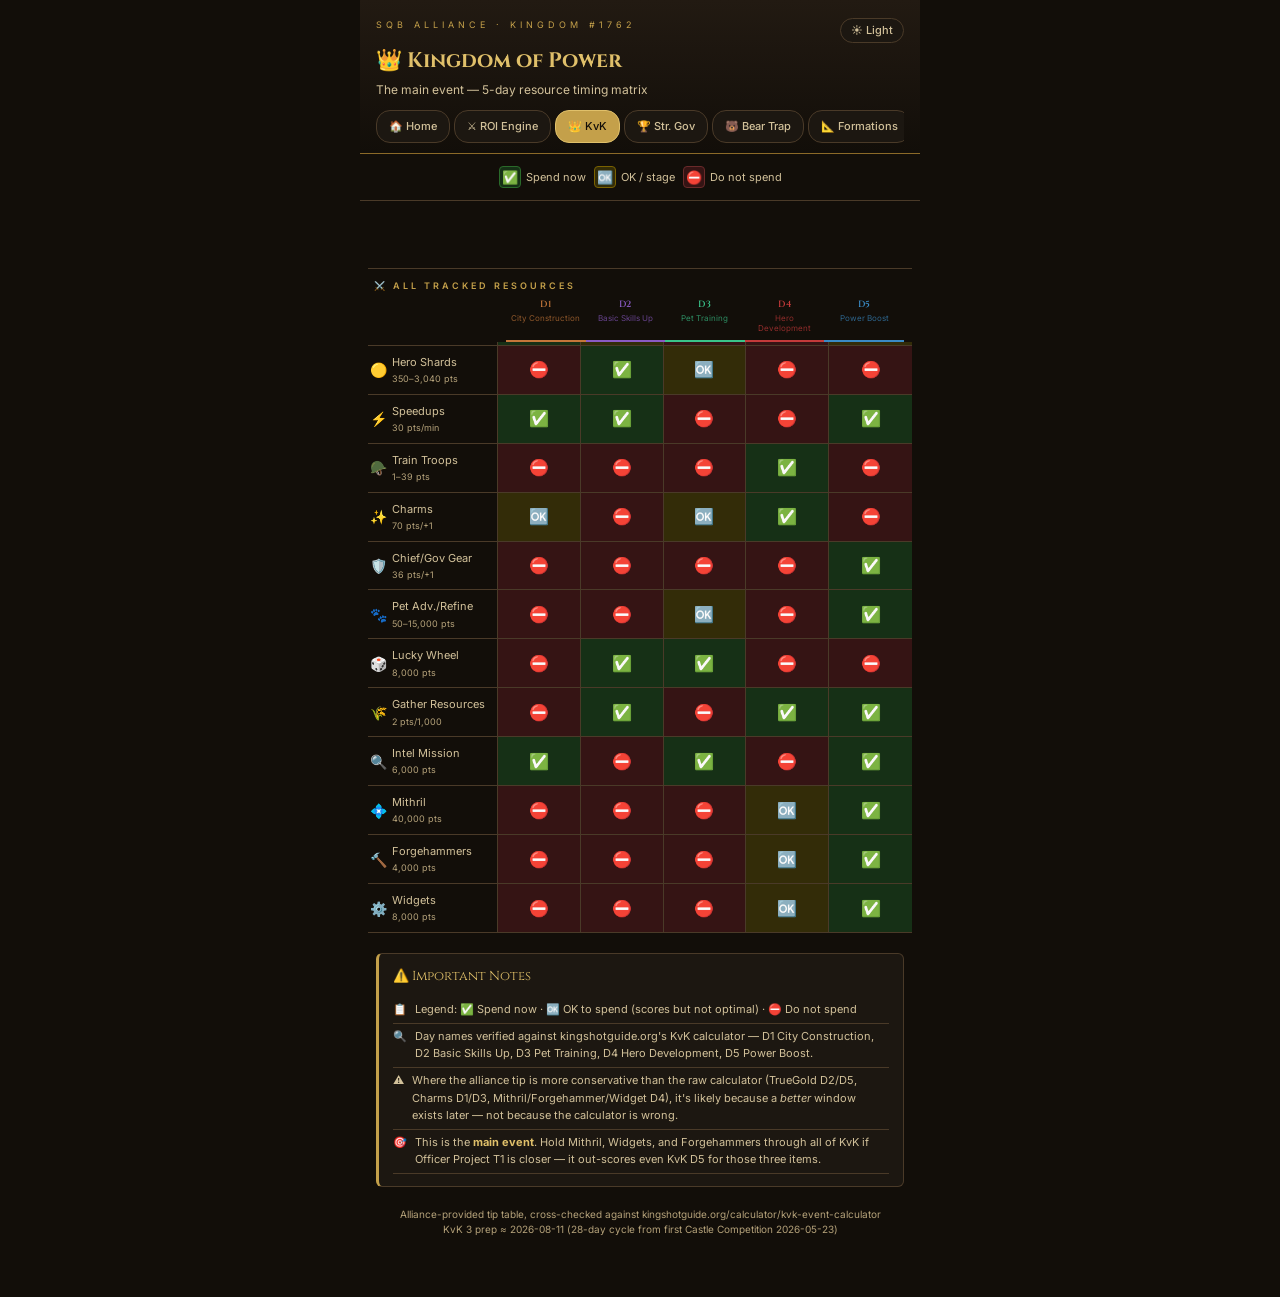
<file: pages/kvk-matrix.html>
<!DOCTYPE html>
<html lang="en">
<head>
<meta charset="UTF-8">
<meta name="viewport" content="width=device-width, initial-scale=1.0">
<title>KvK Matrix — SQB Wiki</title>
<script src="../js/theme-boot.js"></script>
<link rel="stylesheet" href="../css/theme.css">
</head>
<body>

<div class="header"></div>

<div class="legend">
  <div class="legend-item"><div class="pip pip-use">✅</div> Spend now</div>
  <div class="legend-item"><div class="pip pip-prep">🆗</div> OK / stage</div>
  <div class="legend-item"><div class="pip pip-skip">⛔</div> Do not spend</div>
</div>

<div class="matrix-wrap">
  <div class="matrix-stagebar" id="matrix-stagebar"></div>
  <div id="matrix-body"></div>
</div>

<div class="note-box" id="matrix-notes" style="margin:20px 16px 0"></div>

<div class="disclaimer" id="kvk-source-note"></div>

<script src="../js/common.js"></script>
<script src="../js/analytics.js"></script>
<script>
async function init() {
  mountHeader({
    eyebrow: "SQB Alliance · Kingdom #1762",
    title: "👑 Kingdom of Power",
    sub: "The main event — 5-day resource timing matrix",
    activeId: "kvk"
  });

  const data = await loadData("kvk-matrix.json");

  const columns = data.days.map(d => ({ num: d.num, name: d.name, color: d.color }));
  const sections = [{
    title: "⚔️ All Tracked Resources",
    rows: data.rows.map(r => ({ icon: r.icon, name: r.name, pts: r.pts, cells: r.cells }))
  }];

  renderMatrix({
    containerId: "matrix-body",
    stagebarId: "matrix-stagebar",
    columns,
    sections,
    notes: data.notes,
  });

  document.getElementById("kvk-source-note").innerHTML =
    `${data._meta.sourceNote}<br>${data._meta.nextKvkEstimate}`;
}
init();
</script>
</body>
</html>
</file>
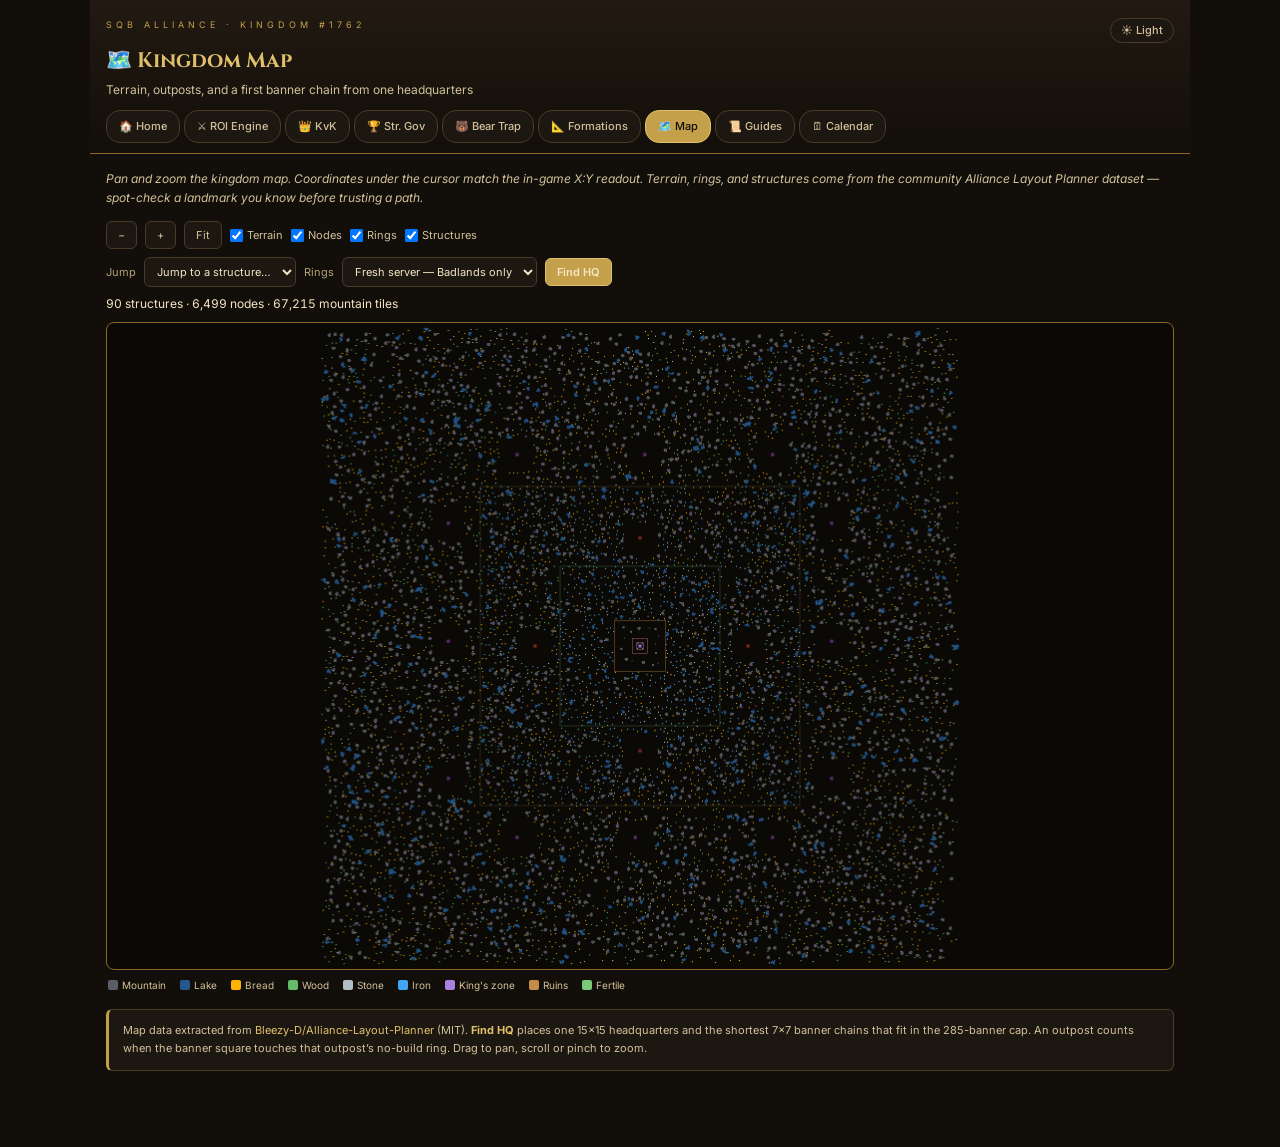
<file: pages/map.html>
<!DOCTYPE html>
<html lang="en">
<head>
<meta charset="UTF-8">
<meta name="viewport" content="width=device-width, initial-scale=1.0">
<title>Kingdom Map — SQB Wiki</title>
<link rel="stylesheet" href="../css/theme.css">
</head>
<body class="page-map">

<div class="header"></div>

<div class="mp-page">
  <div class="intro">Pan and zoom the kingdom map. Coordinates under the cursor match the in-game X:Y readout. Terrain, rings, and structures come from the community Alliance Layout Planner dataset — spot-check a landmark you know before trusting a path.</div>

  <div class="mp-toolbar">
    <div class="mp-toolbar-row">
      <button type="button" class="bt-btn" id="mp-zoom-out" aria-label="Zoom out">−</button>
      <button type="button" class="bt-btn" id="mp-zoom-in" aria-label="Zoom in">+</button>
      <button type="button" class="bt-btn" id="mp-fit">Fit</button>
      <label class="mp-check"><input type="checkbox" id="mp-show-terrain" checked> Terrain</label>
      <label class="mp-check"><input type="checkbox" id="mp-show-nodes" checked> Nodes</label>
      <label class="mp-check"><input type="checkbox" id="mp-show-zones" checked> Rings</label>
      <label class="mp-check"><input type="checkbox" id="mp-show-structures" checked> Structures</label>
    </div>
    <div class="mp-toolbar-row">
      <label class="mp-jump" for="mp-jump">Jump</label>
      <select id="mp-jump" class="bt-select" aria-label="Jump to structure"></select>
      <label class="mp-jump" for="mp-access">Rings</label>
      <select id="mp-access" class="bt-select" aria-label="Unlocked rings">
        <option value="badlands">Fresh server — Badlands only</option>
        <option value="plains">Plains unlocked</option>
        <option value="fertile">Fertile unlocked</option>
      </select>
      <button type="button" class="bt-btn primary" id="mp-route">Find HQ</button>
    </div>
  </div>

  <div class="mp-readout" id="mp-readout">Loading map…</div>

  <div class="mp-stage" id="mp-stage">
    <canvas id="mp-canvas"></canvas>
  </div>

  <div class="mp-legend" id="mp-legend"></div>

  <div class="note-box">
    Map data extracted from <a href="https://github.com/Bleezy-D/Alliance-Layout-Planner">Bleezy-D/Alliance-Layout-Planner</a> (MIT). <strong>Find HQ</strong> places one 15×15 headquarters and the shortest 7×7 banner chains that fit in the 285-banner cap. An outpost counts when the banner square touches that outpost’s no-build ring. Drag to pan, scroll or pinch to zoom.
  </div>
</div>

<script src="../js/common.js"></script>
<script src="../js/map-route.js"></script>
<script src="../js/map-view.js"></script>
</body>
</html>
</file>
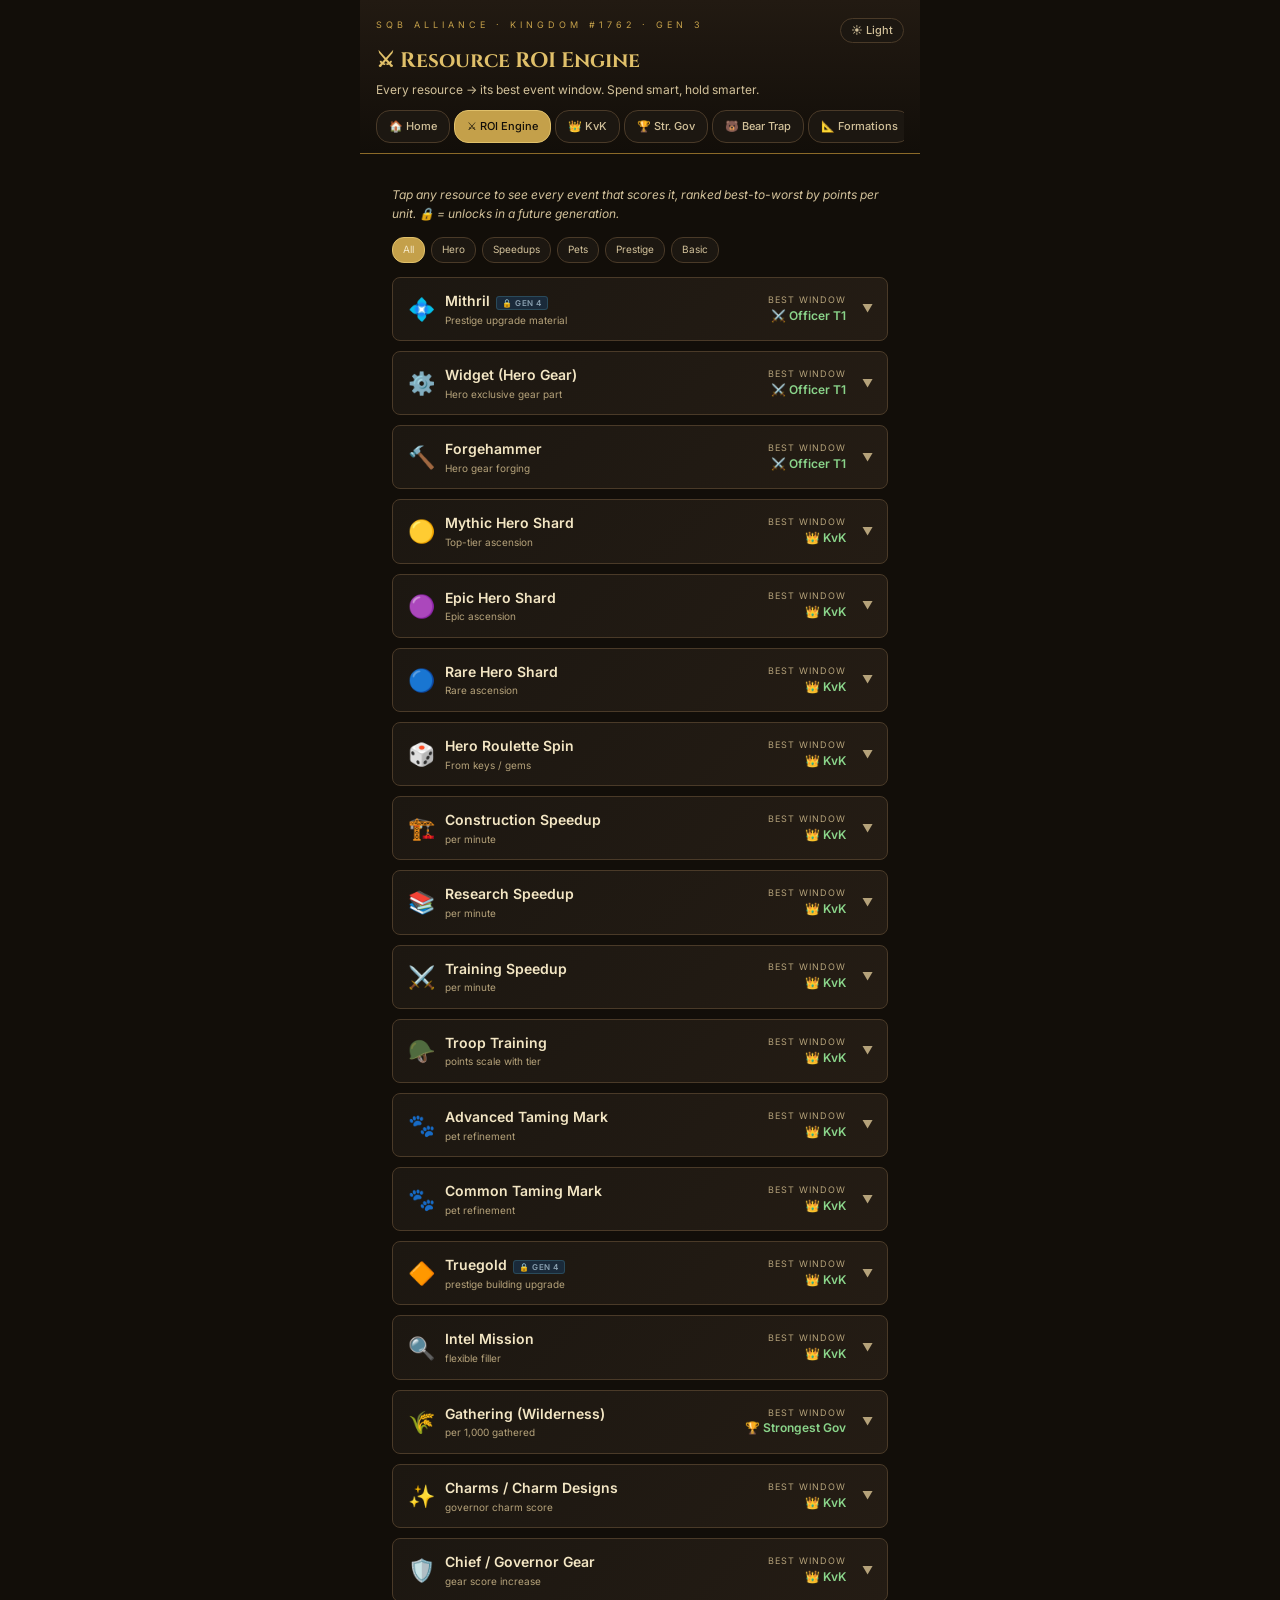
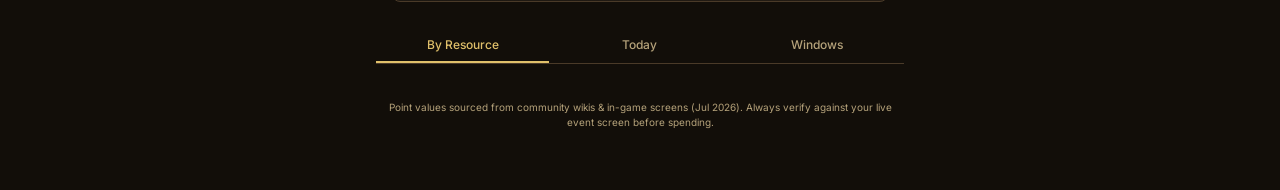
<file: pages/roi-engine.html>
<!DOCTYPE html>
<html lang="en">
<head>
<meta charset="UTF-8">
<meta name="viewport" content="width=device-width, initial-scale=1.0">
<title>ROI Engine — SQB Wiki</title>
<script src="../js/theme-boot.js"></script>
<link rel="stylesheet" href="../css/theme.css">
</head>
<body>

<div class="header"></div>

<div class="panel active" id="resources">
  <div style="padding:16px 16px 0">
    <div class="intro">Tap any resource to see every event that scores it, ranked best-to-worst by points per unit. 🔒 = unlocks in a future generation.</div>
    <div class="filters">
      <div class="chip active" data-filter="all">All</div>
      <div class="chip" data-filter="hero">Hero</div>
      <div class="chip" data-filter="speed">Speedups</div>
      <div class="chip" data-filter="pet">Pets</div>
      <div class="chip" data-filter="prestige">Prestige</div>
      <div class="chip" data-filter="basic">Basic</div>
    </div>
  </div>
  <div id="resource-list" style="padding:0 16px"></div>
</div>

<div style="padding:0 16px">
  <div style="display:flex;gap:4px;border-bottom:1px solid var(--border);margin-bottom:16px">
    <button class="tab active" data-panel="tab-resources" onclick="switchTab('tab-resources')">By Resource</button>
    <button class="tab" data-panel="tab-today" onclick="switchTab('tab-today')">Today</button>
    <button class="tab" data-panel="tab-windows" onclick="switchTab('tab-windows')">Windows</button>
  </div>
</div>

<div class="panel" id="tab-today" style="padding:0 16px">
  <div class="event-banner">
    <div class="eb-label">Active scoring stack</div>
    <div class="eb-name" id="today-event">No events selected</div>
    <div class="eb-timer" id="today-timer">Add events below — stack multiples when overlaps are live</div>
  </div>
  <div id="today-stack-ui"></div>
  <div id="today-content" style="margin-top:16px">
    <div class="note-box">Example: <strong>SG Stage 6</strong> + <strong>All Out Day 2</strong>, or <strong>Brawl Stage 2</strong> + <strong>Treasure Raiders</strong>.</div>
  </div>
</div>

<div class="panel" id="tab-windows" style="padding:0 16px">
  <div class="intro">The rhythm of scoring windows. Dual-type events alternate every 2 weeks.</div>
  <div id="window-list"></div>
</div>

<div class="disclaimer">
  Point values sourced from community wikis & in-game screens (Jul 2026). Always verify against your live event screen before spending.
</div>

<script src="../js/common.js"></script>
<script src="../js/analytics.js"></script>
<script src="../js/today-engine.js"></script>
<script>
let resourceData, eventsCatalog, windowData;
let todayStack = loadTodayStack();

async function refreshToday(stack) {
  todayStack = stack;
  await renderTodayStacked({
    stack,
    catalog: eventsCatalog,
    resources: resourceData.resources,
    events: resourceData.events,
    bannerEl: document.getElementById("today-event"),
    timerEl: document.getElementById("today-timer"),
    contentEl: document.getElementById("today-content"),
  });
}

async function init() {
  mountHeader({
    eyebrow: "SQB Alliance · Kingdom #1762 · Gen 3",
    title: "⚔ Resource ROI Engine",
    sub: "Every resource → its best event window. Spend smart, hold smarter.",
    activeId: "roi"
  });

  [resourceData, eventsCatalog, windowData] = await Promise.all([
    loadData("resources.json"),
    loadData("active-events.json"),
    loadData("windows.json"),
  ]);

  renderResourceCards(resourceData.resources, resourceData.events, "resource-list", "all");
  renderWindowList();

  wireChips("[data-filter]", (f) =>
    renderResourceCards(resourceData.resources, resourceData.events, "resource-list", f)
  );

  renderTodayStackUI(document.getElementById("today-stack-ui"), eventsCatalog, refreshToday);
  await refreshToday(todayStack);
}

function renderWindowList() {
  const list = document.getElementById("window-list");
  list.innerHTML = windowData.schedule
    .map(
      (w) => `
    <div class="card">
      <div class="card-head" style="cursor:default">
        <div class="card-icon">${w.icon}</div>
        <div class="card-name-wrap">
          <div class="card-name">${w.name}</div>
          <div class="card-tag">${w.cadence}</div>
        </div>
      </div>
      <div class="card-detail open" style="padding-top:0;display:block">
        <div class="verdict">${w.note}</div>
      </div>
    </div>`
    )
    .join("");
}

function switchTab(id) {
  document.querySelectorAll(".tab").forEach((t) => t.classList.remove("active"));
  document.querySelectorAll(".panel").forEach((p) => p.classList.remove("active"));
  event.target.classList.add("active");
  document.getElementById(id).classList.add("active");
}

init();
</script>
</body>
</html>
</file>
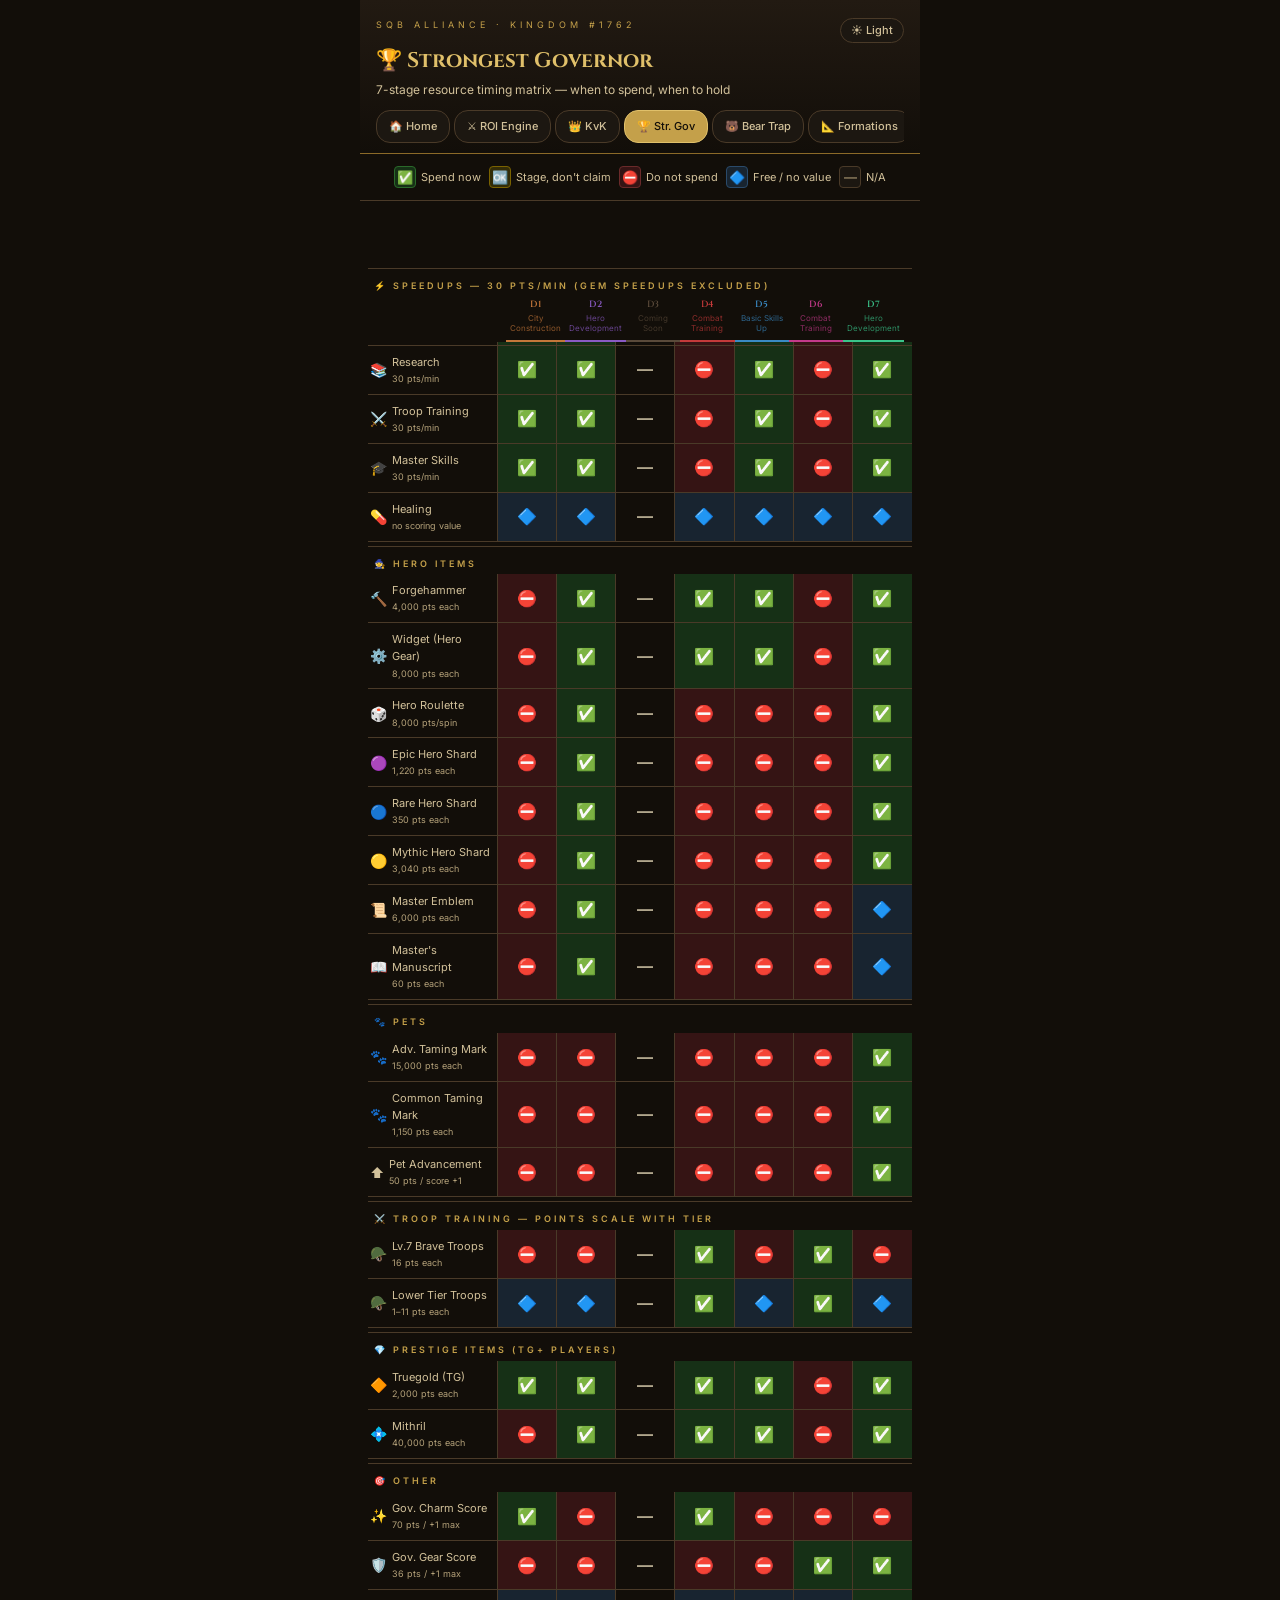
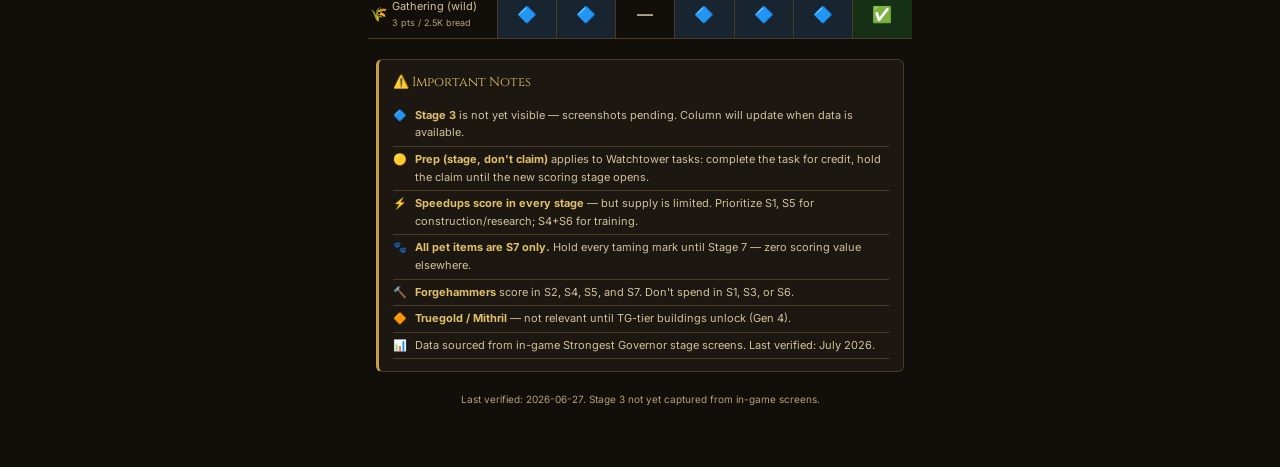
<file: pages/sg-matrix.html>
<!DOCTYPE html>
<html lang="en">
<head>
<meta charset="UTF-8">
<meta name="viewport" content="width=device-width, initial-scale=1.0">
<title>Strongest Governor Matrix — SQB Wiki</title>
<script src="../js/theme-boot.js"></script>
<link rel="stylesheet" href="../css/theme.css">
</head>
<body>

<div class="header"></div>

<div class="legend">
  <div class="legend-item"><div class="pip pip-use">✅</div> Spend now</div>
  <div class="legend-item"><div class="pip pip-prep">🆗</div> Stage, don't claim</div>
  <div class="legend-item"><div class="pip pip-skip">⛔</div> Do not spend</div>
  <div class="legend-item"><div class="pip pip-free">🔷</div> Free / no value</div>
  <div class="legend-item"><div class="pip pip-na">—</div> N/A</div>
</div>

<div class="matrix-wrap">
  <div class="matrix-stagebar" id="matrix-stagebar"></div>
  <div id="matrix-body"></div>
</div>

<div class="note-box" id="matrix-notes" style="margin:20px 16px 0"></div>

<div class="disclaimer" id="sg-source-note"></div>

<script src="../js/common.js"></script>
<script src="../js/analytics.js"></script>
<script>
async function init() {
  mountHeader({
    eyebrow: "SQB Alliance · Kingdom #1762",
    title: "🏆 Strongest Governor",
    sub: "7-stage resource timing matrix — when to spend, when to hold",
    activeId: "sg"
  });

  const data = await loadData("sg-matrix.json");

  const columns = data.stages.map(s => ({ num: s.num, name: s.name, color: s.color }));

  renderMatrix({
    containerId: "matrix-body",
    stagebarId: "matrix-stagebar",
    columns,
    sections: data.sections,
    notes: data.notes,
  });

  document.getElementById("sg-source-note").innerHTML =
    `Last verified: ${data._meta.lastUpdated}. ${data._meta.stageNote}.`;
}
init();
</script>
</body>
</html>
</file>
<file: css/theme.css>
/* ═══════════════════════════════════════════════
   SQB Wiki — Shared Theme
   Medieval war-room aesthetic, mobile-first
   ═══════════════════════════════════════════════ */

@import url('https://fonts.googleapis.com/css2?family=Cinzel:wght@400;600;700&family=Inter:wght@300;400;500;600&display=swap');

:root {
  /* Dark theme — tuned for contrast (faint/dim text was muddy on brown) */
  --bg:         #120E09;
  --surface:    #1C1711;
  --surface-2:  #241C14;
  --border:     #4A3A28;
  --border-hi:  #8B6A28;
  --gold:       #E0C06A;
  --gold-dim:   #C4A04A;
  --text:       #F3E6C4;
  --text-dim:   #D2C19A;
  --text-faint: #B5A27A;

  --header-top: #221A12;
  --header-bot: #120E09;
  --row-hover:  #241C14;
  --theme-color:#120E09;

  --best:       #8AD48A;
  --best-bg:    #163016;
  --good:       #E0C04A;
  --good-bg:    #332C08;
  --meh:        #A898D8;
  --hold:       #E08050;
  --locked:     #8AA0B0;
  --locked-bg:  #182430;

  --skip:       #E08080;
  --skip-bg:    #351414;

  --save-count: #e8c87a;
  --save-count-border: var(--gold-dim);
  --save-count-bg: rgba(196, 163, 90, 0.16);
  --save-ratio: #9ec9e8;
  --save-ratio-border: #5a7a92;
  --save-ratio-bg: rgba(80, 140, 180, 0.16);
}

/* Light theme — ink on parchment, same gold accent language */
html[data-theme="light"] {
  --bg:         #E6E0D4;
  --surface:    #F7F3EA;
  --surface-2:  #EFE8DA;
  --border:     #C2B49A;
  --border-hi:  #8A6F2E;
  --gold:       #7A5C12;
  --gold-dim:   #6B5218;
  --text:       #1C1810;
  --text-dim:   #3F3628;
  --text-faint: #5C5140;

  --header-top: #F7F3EA;
  --header-bot: #E6E0D4;
  --row-hover:  #E8E0D0;
  --theme-color:#E6E0D4;

  --best:       #1F7A2E;
  --best-bg:    #D8EED8;
  --good:       #8A6A00;
  --good-bg:    #F0E6B8;
  --meh:        #5A4A9A;
  --hold:       #A04818;
  --locked:     #3A5568;
  --locked-bg:  #D6E2EA;

  --skip:       #A03030;
  --skip-bg:    #F0D4D4;

  --save-count: #6B5218;
  --save-count-border: #8A6F2E;
  --save-count-bg: rgba(122, 92, 18, 0.1);
  --save-ratio: #1F4E6E;
  --save-ratio-border: #3A6A8A;
  --save-ratio-bg: rgba(31, 78, 110, 0.1);
}

* { box-sizing: border-box; margin: 0; padding: 0; }

body {
  background: var(--bg);
  color: var(--text);
  font-family: 'Inter', sans-serif;
  font-size: 14px;
  line-height: 1.55;
  padding-bottom: 60px;
  max-width: 560px;
  margin: 0 auto;
  transition: background-color .15s ease, color .15s ease;
}

a { color: var(--gold); text-decoration: none; }
a:hover { text-decoration: underline; }

/* ── Header (shared across all pages) ── */
.header {
  background: linear-gradient(180deg, var(--header-top), var(--header-bot));
  border-bottom: 1px solid var(--border-hi);
  padding: 18px 16px 0;
  position: sticky; top: 0; z-index: 30;
}
.header-top {
  display: flex; align-items: flex-start; justify-content: space-between; gap: 10px;
}
.header-eyebrow { font-size: 9px; letter-spacing: 4px; color: var(--gold-dim); text-transform: uppercase; }
.header-title { font-family: 'Cinzel', serif; font-size: 21px; font-weight: 700; color: var(--gold); margin-top: 2px; }
.header-sub { font-size: 12px; color: var(--text-dim); margin-top: 3px; margin-bottom: 12px; line-height: 1.45; }

.theme-toggle {
  flex-shrink: 0;
  display: inline-flex; align-items: center; gap: 5px;
  padding: 5px 10px; border-radius: 14px; cursor: pointer;
  border: 1px solid var(--border); background: var(--surface);
  color: var(--text-dim); font-size: 11px; font-family: 'Inter', sans-serif; font-weight: 500;
  line-height: 1.2; white-space: nowrap;
}
.theme-toggle:hover { border-color: var(--gold-dim); color: var(--text); }
.theme-toggle:focus-visible { outline: 2px solid var(--gold); outline-offset: 2px; }

/* ── Nav (site-wide, used on every page) ── */
.site-nav {
  display: flex; gap: 4px; overflow-x: auto; padding-bottom: 10px;
  scrollbar-width: none;
}
.site-nav::-webkit-scrollbar { display: none; }
.site-nav a {
  flex-shrink: 0; padding: 7px 12px; font-size: 11px; font-weight: 500;
  background: var(--surface); border: 1px solid var(--border); border-radius: 14px;
  color: var(--text-dim); white-space: nowrap;
}
.site-nav a.active { background: var(--gold-dim); border-color: var(--gold); color: var(--bg); }
html[data-theme="light"] .site-nav a.active { color: #F7F3EA; }
.site-nav a:hover { text-decoration: none; border-color: var(--gold-dim); }

/* ── Tabs (in-page sections) ── */
.tabs { display: flex; gap: 4px; }
.tab {
  flex: 1; padding: 9px 4px; font-size: 12px; font-family: 'Inter', sans-serif; font-weight: 500;
  background: transparent; border: none; border-bottom: 2px solid transparent;
  color: var(--text-faint); cursor: pointer; transition: all .15s;
}
.tab.active { color: var(--gold); border-bottom-color: var(--gold); }

.panel { padding: 16px; display: none; }
.panel.active { display: block; }

.intro { font-size: 12px; color: var(--text-dim); font-style: italic; margin-bottom: 14px; line-height: 1.55; }

/* ── Cards ── */
.card {
  background: linear-gradient(135deg, var(--surface), var(--surface-2));
  border: 1px solid var(--border);
  border-radius: 8px; margin-bottom: 10px; overflow: hidden;
}
.card-head {
  display: flex; align-items: center; gap: 10px; padding: 12px 14px; cursor: pointer;
}
.card-icon { font-size: 22px; flex-shrink: 0; width: 28px; text-align: center; }
.card-name-wrap { flex: 1; }
.card-name { font-size: 14px; color: var(--text); font-weight: 600; }
.card-tag { font-size: 10px; color: var(--text-faint); margin-top: 1px; }
.card-chevron { color: var(--text-faint); font-size: 11px; margin-left: 6px; }

.card-detail { display: none; padding: 0 14px 12px; }
.card-detail.open { display: block; }

/* ── Row (event window / matrix row) ── */
.row-item {
  display: flex; align-items: center; justify-content: space-between;
  padding: 8px 10px; margin-top: 6px; border-radius: 5px;
  font-size: 12px; border: 1px solid transparent;
}
.row-item.best { background: var(--best-bg); border-color: #2A5A2A; }
.row-item.good { background: var(--good-bg); border-color: #5A5020; }
.row-item.meh  { background: var(--surface); border-color: var(--border); }
.row-item.skip { background: var(--skip-bg); border-color: #5A2A2A; }
.row-item.locked { background: var(--locked-bg); border-color: #2A3A4A; opacity: .8; }

.row-event { display: flex; align-items: center; gap: 7px; }
.row-event .r-icon { font-size: 13px; }
.row-event .r-name { color: var(--text); }
.row-event .r-day { font-size: 10px; color: var(--text-faint); }
.row-pts { font-weight: 600; }
.row-item.best .row-pts { color: var(--best); }
.row-item.good .row-pts { color: var(--good); }
.row-item.meh .row-pts  { color: var(--text-dim); }
.row-item.locked .row-pts { color: var(--locked); }

.lock-badge {
  font-size: 8px; background: #1A2A3A; color: var(--locked); border: 1px solid #2A4A5A;
  padding: 1px 5px; border-radius: 3px; margin-left: 6px; text-transform: uppercase; letter-spacing: .5px;
}

.verdict {
  margin-top: 8px; padding: 8px 10px; border-radius: 5px; font-size: 11px; line-height: 1.5;
  background: var(--surface); border-left: 2px solid var(--gold-dim); color: var(--text-dim);
}
.verdict strong { color: var(--gold); }

/* ── Filter chips ── */
.filters { display: flex; gap: 6px; flex-wrap: wrap; margin-bottom: 14px; }
.chip {
  font-size: 10px; padding: 4px 10px; border-radius: 12px; cursor: pointer;
  background: var(--surface); border: 1px solid var(--border); color: var(--text-dim);
  transition: all .15s;
}
.chip.active { background: var(--gold-dim); border-color: var(--gold); color: var(--text); }

/* ── Matrix table (SG / KvK grids) ── */
.matrix-wrap { padding: 0 8px; overflow-x: auto; }
.matrix-stagebar {
  display: grid; gap: 0; padding: 0 8px; margin-top: 12px;
  position: sticky; top: 90px; z-index: 10; background: var(--bg);
}
.matrix-label {
  font-family: 'Cinzel', serif; font-size: 9px; font-weight: 600; text-align: center;
  padding: 8px 4px 6px; letter-spacing: 0.5px; border-radius: 4px 4px 0 0; line-height: 1.3;
}
.matrix-label span {
  display: block; font-size: 8px; font-family: 'Inter', sans-serif; font-weight: 400;
  opacity: 0.7; margin-top: 2px; letter-spacing: 0;
}
.matrix-row {
  display: grid; gap: 0; border-bottom: 1px solid var(--border);
}
.matrix-row:hover { background: var(--row-hover); }
.matrix-rowlabel {
  padding: 8px 6px 8px 2px; font-size: 11px; color: var(--text-dim);
  display: flex; align-items: center; gap: 5px; border-right: 1px solid var(--border);
}
.matrix-rowlabel .icon { font-size: 14px; flex-shrink: 0; }
.matrix-rowlabel .pts  { font-size: 9px; color: var(--text-faint); margin-top: 1px; }
.matrix-cell {
  display: flex; align-items: center; justify-content: center;
  padding: 6px 2px; border-right: 1px solid var(--border); font-size: 16px;
}
.matrix-cell:last-child { border-right: none; }
.matrix-cell.use  { background: var(--best-bg); }
.matrix-cell.prep { background: var(--good-bg); }
.matrix-cell.skip { background: var(--skip-bg); }
.matrix-cell.free { background: var(--locked-bg); }
.matrix-cell.na   { background: transparent; }

.section-title {
  padding: 10px 6px 4px; font-size: 9px; letter-spacing: 3px; text-transform: uppercase;
  color: var(--gold-dim); font-weight: 600; border-top: 1px solid var(--border); margin-top: 4px;
}

/* ── Legend ── */
.legend {
  display: flex; gap: 8px; padding: 12px 16px; flex-wrap: wrap;
  border-bottom: 1px solid var(--border); justify-content: center;
}
.legend-item { display: flex; align-items: center; gap: 5px; font-size: 11px; color: var(--text-dim); }
.pip {
  width: 22px; height: 22px; border-radius: 4px; display: flex; align-items: center;
  justify-content: center; font-size: 13px; flex-shrink: 0;
}
.pip-use  { background: var(--best-bg); border: 1px solid #2A6A2A; color: var(--best); }
.pip-prep { background: var(--good-bg); border: 1px solid #7A6200; color: var(--good); }
.pip-skip { background: var(--skip-bg); border: 1px solid #6A2A2A; color: var(--skip); }
.pip-free { background: var(--locked-bg); border: 1px solid #2A4A6A; color: #6AAACA; }
.pip-na   { background: var(--surface); border: 1px solid var(--border); color: var(--text-faint); }

/* ── Notes / callouts ── */
.note-box {
  margin-top: 16px; background: var(--surface); border: 1px solid var(--border);
  border-left: 3px solid var(--gold-dim); border-radius: 6px; padding: 12px 14px;
  font-size: 11px; color: var(--text-dim); line-height: 1.6;
}
.note-box strong { color: var(--gold); }

.event-banner {
  background: linear-gradient(135deg, var(--surface-2), var(--surface)); border: 1px solid var(--border-hi);
  border-radius: 8px; padding: 14px; margin-bottom: 16px;
}
.eb-label { font-size: 9px; letter-spacing: 2px; color: var(--gold-dim); text-transform: uppercase; }
.eb-name { font-family: 'Cinzel', serif; font-size: 16px; color: var(--gold); margin-top: 2px; }
.eb-timer { font-size: 11px; color: var(--text-dim); margin-top: 4px; }

/* ── Today items ── */
.today-section { margin-bottom: 20px; }
.today-head {
  font-family: 'Cinzel', serif; font-size: 12px; letter-spacing: 1px; padding: 6px 0;
  border-bottom: 1px solid var(--border); margin-bottom: 10px; display: flex; align-items: center; gap: 8px;
}
.today-head.spend { color: var(--best); }
.today-head.hold  { color: var(--hold); }

.today-item {
  display: flex; align-items: center; gap: 10px; padding: 10px 12px; margin-bottom: 6px;
  background: var(--surface); border-radius: 6px; border-left: 3px solid var(--border);
}
.today-item.spend { border-left-color: var(--best); }
.today-item.hold  { border-left-color: var(--hold); }
.today-item .ti-icon { font-size: 18px; }
.today-item .ti-body { flex: 1; }
.today-item .ti-name { font-size: 13px; color: var(--text); }
.today-item .ti-why { font-size: 10px; color: var(--text-dim); margin-top: 1px; }
.today-item .ti-pts { font-size: 12px; font-weight: 600; }
.today-item.spend .ti-pts { color: var(--best); }
.today-item.hold .ti-pts { color: var(--hold); }
.today-item.stacked { border-left-color: var(--gold); background: linear-gradient(90deg, var(--surface), var(--surface-2)); }
.today-item.prep { opacity: 0.85; }

.today-stack-list { display: flex; flex-direction: column; gap: 10px; margin-bottom: 12px; }
.today-stack-card {
  background: var(--surface); border: 1px solid var(--border); border-radius: 8px; padding: 10px 12px;
}
.today-stack-head {
  display: flex; justify-content: space-between; align-items: center; font-size: 12px; color: var(--text);
}
.today-stack-sub { font-size: 10px; color: var(--text-dim); margin-top: 4px; }
.today-remove {
  background: none; border: none; color: var(--text-faint); font-size: 18px; cursor: pointer; padding: 0 4px; line-height: 1;
}
.today-day-row { display: flex; gap: 4px; margin-top: 8px; flex-wrap: wrap; }
.today-day-btn {
  min-width: 28px; height: 28px; border-radius: 6px; border: 1px solid var(--border);
  background: var(--bg); color: var(--text-dim); font-size: 11px; cursor: pointer;
}
.today-day-btn.active {
  border-color: var(--gold-dim); background: var(--surface-2); color: var(--gold); font-weight: 600;
}
.today-add-row { margin-top: 8px; }
.today-add-label { font-size: 9px; letter-spacing: 2px; text-transform: uppercase; color: var(--text-faint); margin-bottom: 6px; }
.today-intel-foot {
  margin-top: 8px; font-size: 10px; color: var(--text-faint); line-height: 1.5;
}
.today-intel-foot strong { color: var(--gold-dim); font-weight: 600; }

/* ── Homepage tiles ── */
.tile-grid { display: grid; grid-template-columns: 1fr 1fr; gap: 10px; padding: 16px; }
.tile {
  background: linear-gradient(135deg, var(--surface), var(--surface-2));
  border: 1px solid var(--border); border-radius: 10px; padding: 16px 12px;
  text-align: center; transition: border-color .15s;
}
.tile:hover { border-color: var(--gold-dim); text-decoration: none; }
.tile-icon { font-size: 28px; margin-bottom: 8px; }
.tile-title { font-family: 'Cinzel', serif; font-size: 13px; color: var(--gold); }
.tile-desc { font-size: 10px; color: var(--text-dim); margin-top: 4px; line-height: 1.4; }

.disclaimer {
  text-align: center; font-size: 10px; color: var(--text-faint); padding: 20px 16px 0; line-height: 1.5;
}

/* ── Guide blocks (comps, strategy) ── */
.guide-section { margin-top: 14px; }
.guide-section:first-child { margin-top: 0; }
.guide-section-title {
  font-family: 'Cinzel', serif; font-size: 11px; letter-spacing: 1px;
  color: var(--gold); margin-bottom: 8px; padding-bottom: 4px;
  border-bottom: 1px solid var(--border);
}
.guide-body {
  font-size: 11px; color: var(--text-dim); line-height: 1.65;
}
.guide-body strong { color: var(--text); }
.guide-list {
  margin: 0; padding-left: 18px; font-size: 11px; color: var(--text-dim); line-height: 1.65;
}
.guide-list li { margin-bottom: 6px; }
.guide-list li:last-child { margin-bottom: 0; }
.guide-table {
  width: 100%; border-collapse: collapse; margin-top: 8px; font-size: 11px;
}
.guide-table th {
  text-align: left; padding: 6px 8px; color: var(--gold-dim);
  border-bottom: 1px solid var(--border); font-size: 10px;
  text-transform: uppercase; letter-spacing: 0.5px;
}
.guide-table td {
  padding: 6px 8px; border-bottom: 1px solid var(--border); color: var(--text-dim);
  vertical-align: top;
}
.guide-callout {
  margin-top: 12px; padding: 10px 12px; border-radius: 6px; font-size: 11px; line-height: 1.6;
  border-left: 3px solid var(--gold-dim); background: var(--surface); color: var(--text-dim);
}
.guide-callout.warn {
  border-left-color: var(--hold); background: #1A1208;
}
.guide-callout.tip {
  border-left-color: var(--best);
}
.guide-callout strong { color: var(--gold); }

/* ── Bear Trap Planner ── */
body.page-wide { max-width: 900px; }

.bt-page { padding: 16px; }

.bt-toolbar {
  display: flex; flex-direction: column; gap: 8px; margin-bottom: 10px;
}
.bt-tools, .bt-toolbar-row { display: flex; gap: 6px; flex-wrap: wrap; align-items: center; }

.bt-tool {
  font-family: 'Inter', sans-serif; font-size: 11px; padding: 7px 11px; border-radius: 14px;
  background: var(--surface); border: 1px solid var(--border); color: var(--text-dim);
  cursor: pointer; transition: all .15s;
}
.bt-tool:hover { border-color: var(--gold-dim); }
.bt-tool.active { background: var(--gold-dim); border-color: var(--gold); color: var(--text); font-weight: 600; }

.bt-btn {
  font-family: 'Inter', sans-serif; font-size: 11px; padding: 6px 11px; border-radius: 6px;
  background: var(--surface); border: 1px solid var(--border); color: var(--text-dim); cursor: pointer;
}
.bt-btn:hover { border-color: var(--gold-dim); color: var(--text); }
.bt-btn.primary { background: var(--gold-dim); border-color: var(--gold); color: var(--text); font-weight: 600; }
.bt-btn.danger { border-color: #6A2A2A; color: var(--skip); }

.bt-select {
  font-family: 'Inter', sans-serif; font-size: 11px; padding: 6px 8px; border-radius: 6px;
  background: var(--surface); border: 1px solid var(--border); color: var(--text);
}
.bt-select.wide { width: 100%; }

.bt-status {
  font-size: 11px; color: var(--text-dim); min-height: 17px; margin-bottom: 8px; line-height: 1.4;
}
.bt-status.warn { color: var(--hold); }

/* Board */
.bt-board-wrap {
  overflow: auto; border: 1px solid var(--border-hi); border-radius: 8px;
  background: #0B0906; padding: 2px;
}
/* Stage reserves the rotated board's bounding box; the board pivots at its center. */
.bt-stage { position: relative; }
.bt-board {
  position: absolute; left: 50%; top: 50%;
  transform-origin: center center; touch-action: pan-x pan-y;
}
.bt-cells { display: grid; position: absolute; inset: 0; }
.bt-cell { border: 1px solid #1C1710; background: #131009; }
.bt-cell.inner { background: #1A1408; }
.bt-cell.off { border-color: transparent; background: transparent; }
/* Banner territory — idle claim vs selected/moving preview. Base cells stay #131009. */
.bt-cell.territory { background: #1C2410; border-color: #2A3A18; }
.bt-cell.territory.inner { background: #222C14; }
.bt-cell.territory-active { background: #2E3A12; border-color: #6B8A2A; box-shadow: inset 0 0 0 1px rgba(154, 196, 74, 0.35); }
.bt-cell.territory-active.inner { background: #354418; }

/* Overlay must not swallow clicks meant for empty cells underneath. */
.bt-pieces { position: absolute; inset: 0; pointer-events: none; }
.bt-piece {
  position: absolute; display: flex; align-items: center; justify-content: center;
  overflow: hidden; cursor: grab;
  border-radius: 4px; touch-action: none; line-height: 1.1; pointer-events: auto;
}
/* Undo the board tilt so names read horizontally in diamond view. */
.bt-piece-inner {
  display: flex; flex-direction: column; align-items: center; justify-content: center;
  width: 100%; height: 100%;
  transform: rotate(calc(-1 * var(--bt-angle, 0deg)));
}
.bt-piece-icon { font-size: 13px; }
.bt-piece-label {
  font-size: 8px; max-width: 100%; padding: 0 2px; overflow: hidden;
  text-overflow: ellipsis; white-space: nowrap; color: var(--text);
}
.bt-piece-meta { font-size: 7px; color: var(--text-faint); }

.bt-piece.trap {
  background: linear-gradient(135deg, #4A2A0A, #2A1808); border: 2px solid var(--gold);
  cursor: not-allowed;
}
.bt-piece.trap .bt-piece-icon { font-size: 20px; }
.bt-piece.castle { background: linear-gradient(135deg, #1E2A3A, #141C28); border: 1px solid #3A5A7A; }
.bt-piece.node   { background: linear-gradient(135deg, #12280F, #0E1C0C); border: 1px solid #2A6A2A; }
.bt-piece.banner { background: #2A1E0A; border: 1px solid var(--gold-dim); }
.bt-piece.selected { outline: 2px solid var(--gold); outline-offset: -1px; z-index: 5; }

.bt-ghost {
  position: absolute; display: none; pointer-events: none; border-radius: 4px; z-index: 8;
}
.bt-ghost.valid   { background: rgba(122,202,122,.28); border: 1px dashed var(--best); }
.bt-ghost.invalid { background: rgba(196,106,106,.28); border: 1px dashed var(--skip); }

.bt-stats {
  display: flex; gap: 12px; flex-wrap: wrap; font-size: 10px;
  color: var(--text-dim); padding: 8px 2px 0;
}

/* Panels & forms */
.bt-panel {
  background: var(--surface); border: 1px solid var(--border); border-radius: 8px;
  padding: 12px 14px; margin-bottom: 4px;
}
.bt-field { margin-bottom: 10px; }
.bt-field label {
  display: block; font-size: 9px; letter-spacing: 1px; text-transform: uppercase;
  color: var(--text-faint); margin-bottom: 4px;
}
.bt-field label code {
  font-size: 9px; color: var(--gold-dim); background: var(--bg);
  padding: 1px 3px; border-radius: 3px; text-transform: none; letter-spacing: 0;
}
.bt-field input, .bt-field textarea {
  width: 100%; font-family: 'Inter', sans-serif; font-size: 12px; padding: 7px 9px;
  background: var(--bg); border: 1px solid var(--border); border-radius: 6px; color: var(--text);
}
.bt-field textarea { resize: vertical; line-height: 1.5; }
.bt-field input:focus, .bt-field textarea:focus { outline: none; border-color: var(--gold-dim); }
.bt-field-row { display: flex; gap: 8px; }
.bt-field-row .bt-field { flex: 1; }
.bt-field.grow { flex: 2; }
.bt-field.narrow { flex: 1; }

.bt-btn-row { display: flex; gap: 6px; flex-wrap: wrap; margin-bottom: 4px; }

.bt-divider {
  font-size: 9px; letter-spacing: 2px; text-transform: uppercase; color: var(--text-faint);
  text-align: center; margin: 12px 0 10px; border-top: 1px solid var(--border); padding-top: 10px;
}

.bt-badge {
  font-size: 9px; background: var(--gold-dim); color: var(--text);
  padding: 1px 6px; border-radius: 8px; margin-left: 4px; letter-spacing: 0;
}

.bt-queue { display: flex; flex-wrap: wrap; gap: 6px; margin-top: 10px; }
.bt-queue-item {
  display: flex; align-items: center; gap: 5px; padding: 5px 6px 5px 9px;
  background: var(--bg); border: 1px solid var(--border); border-radius: 14px;
  font-size: 11px; color: var(--text-dim); cursor: grab; touch-action: none;
}
.bt-queue-item.active { border-color: var(--gold); background: var(--surface-2); color: var(--text); }
.bt-queue-name { color: var(--text); }
.bt-queue-meta { font-size: 9px; color: var(--text-faint); }
.bt-queue-drop {
  background: none; border: none; color: var(--text-faint); font-size: 15px;
  cursor: pointer; padding: 0 2px; line-height: 1;
}
.bt-queue-drop:hover { color: var(--skip); }

.bt-empty { font-size: 11px; color: var(--text-faint); line-height: 1.6; }
.bt-empty strong { color: var(--gold-dim); }
.bt-hint { font-size: 10px; color: var(--text-faint); line-height: 1.5; margin-top: 8px; }
.bt-hint strong { color: var(--gold-dim); }

/* Workspace: board + persistent roster column */
.bt-workspace {
  display: grid; gap: 12px; align-items: start;
  grid-template-columns: 1fr;
}
.bt-roster-panel {
  background: var(--surface); border: 1px solid var(--border); border-radius: 8px;
  padding: 12px; max-height: none;
}
.bt-roster-head {
  display: flex; align-items: center; justify-content: space-between; gap: 8px; margin-bottom: 6px;
}
.bt-roster-title { font-size: 12px; font-weight: 600; color: var(--gold); letter-spacing: 0.4px; }
.bt-roster-close { display: none; }
.bt-roster-toggle { display: inline-flex; }
.bt-roster-list {
  display: flex; flex-direction: column; gap: 4px;
  max-height: 340px; overflow: auto; margin: 8px 0 10px;
  padding-right: 2px;
}
.bt-roster-row {
  display: flex; align-items: baseline; justify-content: space-between; gap: 8px;
  padding: 7px 9px; border-radius: 6px; border: 1px solid var(--border);
  background: var(--bg); cursor: pointer; user-select: none;
}
.bt-roster-row:hover, .bt-roster-row.hover {
  border-color: var(--gold-dim); background: var(--surface-2);
}
.bt-roster-row.active {
  border-color: var(--gold); box-shadow: inset 0 0 0 1px rgba(196, 163, 90, 0.35);
}
.bt-roster-name { font-size: 12px; color: var(--text); font-weight: 500; }
.bt-roster-row.hover .bt-roster-name,
.bt-roster-row.active .bt-roster-name { color: var(--gold); font-weight: 700; }
.bt-roster-meta { font-size: 10px; color: var(--text-faint); white-space: nowrap; }

.bt-piece.hover { outline: 2px solid #8ACA4A; outline-offset: -1px; z-index: 6; }
.bt-board, .bt-piece, .bt-roster-list { user-select: none; -webkit-user-select: none; }
body.bt-dragging, body.bt-dragging * { user-select: none !important; -webkit-user-select: none !important; cursor: grabbing; }

.bt-roster-backdrop {
  display: none; position: fixed; inset: 0; background: rgba(0,0,0,0.55); z-index: 35;
}

/* Slide-over roster on small screens */
@media (max-width: 959px) {
  .bt-roster-panel {
    position: fixed; top: 0; right: 0; bottom: 0; width: min(360px, 92vw);
    z-index: 40; border-radius: 0; border-left: 1px solid var(--border-hi);
    transform: translateX(105%); transition: transform .2s ease; overflow: auto;
    max-height: none;
  }
  .bt-roster-panel.open { transform: translateX(0); }
  .bt-roster-close { display: inline-flex; }
  .bt-roster-backdrop.show { display: block; }
  .bt-roster-list { max-height: none; }
}

@media (min-width: 960px) {
  .bt-workspace { grid-template-columns: minmax(0, 1fr) 300px; }
  .bt-roster-toggle { display: none; }
  .bt-roster-panel { position: sticky; top: 8px; max-height: calc(100vh - 24px); overflow: auto; }
  .bt-roster-backdrop { display: none !important; }
}

/* Modals */
.bt-modal[hidden] { display: none !important; }
.bt-modal {
  position: fixed; inset: 0; z-index: 60; display: flex; align-items: center; justify-content: center;
  padding: 16px;
}
.bt-modal-backdrop { position: absolute; inset: 0; background: rgba(0,0,0,0.65); }
.bt-modal-card {
  position: relative; z-index: 1; width: min(420px, 100%);
  background: var(--surface); border: 1px solid var(--border-hi); border-radius: 10px;
  padding: 16px; box-shadow: 0 12px 40px rgba(0,0,0,0.45);
}
.bt-modal-card.bt-modal-wide { width: min(520px, 100%); }
.bt-modal-title {
  font-family: 'Cinzel', serif; font-size: 16px; color: var(--gold); margin-bottom: 12px;
}

@media (min-width: 720px) {
  .bt-toolbar { flex-direction: row; justify-content: space-between; align-items: flex-start; }
}

@media (max-width: 480px) {
  .matrix-rowlabel .pts { display: none; }
}

/* ── Formations Planner ── */
.fm-page { margin-top: 4px; }
.fm-optional { color: var(--text-faint); font-weight: 400; font-size: 10px; }
.fm-grid {
  display: grid; gap: 12px; margin-bottom: 14px;
}
@media (min-width: 800px) {
  .fm-grid { grid-template-columns: minmax(0, 1.4fr) minmax(220px, 0.8fr); align-items: start; }
}
.fm-help .fm-steps {
  margin: 0 0 12px; padding-left: 18px; color: var(--text-dim); font-size: 12px; line-height: 1.55;
}
.fm-help .fm-steps li { margin-bottom: 6px; }
.fm-notes {
  margin-bottom: 12px; padding: 10px 12px; border-radius: 8px;
  border: 1px solid var(--border); background: var(--surface-2);
  color: var(--text-dim); font-size: 12px; line-height: 1.5;
}
.fm-notes ul { margin: 0; padding-left: 18px; }
.fm-notes li { margin-bottom: 4px; }
.fm-summary {
  display: grid; grid-template-columns: repeat(2, minmax(0, 1fr)); gap: 8px;
  margin-bottom: 14px;
}
@media (min-width: 640px) {
  .fm-summary { grid-template-columns: repeat(4, minmax(0, 1fr)); }
}
.fm-stat {
  padding: 10px 12px; border-radius: 8px; border: 1px solid var(--border);
  background: var(--surface);
}
.fm-stat span { display: block; font-size: 10px; color: var(--text-faint); margin-bottom: 4px; letter-spacing: 0.3px; }
.fm-stat strong { font-size: 15px; color: var(--gold); font-weight: 600; }
.fm-stat small { display: block; margin-top: 4px; font-size: 10px; color: var(--text-dim); }
.fm-results {
  display: grid; gap: 12px;
}
@media (min-width: 720px) {
  .fm-results { grid-template-columns: repeat(2, minmax(0, 1fr)); }
}
.fm-card {
  padding: 12px 14px; border-radius: 10px; border: 1px solid var(--border-hi);
  background: var(--surface);
}
.fm-card-scrap { border-style: dashed; opacity: 0.95; }
.fm-card-head {
  display: flex; align-items: flex-start; justify-content: space-between; gap: 10px;
  margin-bottom: 12px;
}
.fm-card-title { font-size: 13px; font-weight: 600; color: var(--text); }
.fm-card-sub { font-size: 11px; color: var(--text-faint); margin-top: 3px; }
.fm-save-badge {
  flex-shrink: 0; font-size: 10px; font-weight: 700; letter-spacing: 0.4px;
  text-transform: uppercase; padding: 5px 8px; border-radius: 6px; border: 1px solid;
  white-space: nowrap;
}
.fm-save-count {
  color: var(--save-count); border-color: var(--save-count-border); background: var(--save-count-bg);
}
.fm-save-ratio {
  color: var(--save-ratio); border-color: var(--save-ratio-border); background: var(--save-ratio-bg);
}
.fm-block { margin-bottom: 10px; }
.fm-block-label {
  font-size: 10px; color: var(--text-faint); margin-bottom: 6px; letter-spacing: 0.3px;
}
.fm-row {
  display: grid; grid-template-columns: repeat(3, minmax(0, 1fr)); gap: 6px;
}
.fm-count, .fm-pct {
  padding: 7px 8px; border-radius: 6px; border: 1px solid var(--border); background: var(--bg);
}
.fm-count span, .fm-pct span {
  display: block; font-size: 9px; color: var(--text-faint); margin-bottom: 2px;
}
.fm-count strong, .fm-pct strong { font-size: 13px; color: var(--text); font-weight: 600; }
.fm-empty-pct { margin-top: 6px; font-size: 11px; color: var(--text-dim); line-height: 1.4; }
.fm-why {
  margin-top: 4px; padding-top: 10px; border-top: 1px solid var(--border);
  font-size: 11px; color: var(--text-dim); line-height: 1.45;
}

/* ── Kingdom map ── */
body.page-map { max-width: 1100px; }
.mp-page { padding: 16px; }
.mp-toolbar { display: flex; flex-direction: column; gap: 8px; margin-bottom: 8px; }
.mp-toolbar-row { display: flex; gap: 8px; flex-wrap: wrap; align-items: center; }
.mp-check {
  display: flex; align-items: center; gap: 4px;
  font-size: 11px; color: var(--text-dim); cursor: pointer;
}
.mp-jump { font-size: 11px; color: var(--text-faint); }
.mp-readout {
  font-size: 12px; color: var(--text); min-height: 18px; margin-bottom: 8px;
  font-variant-numeric: tabular-nums;
}
.mp-stage {
  position: relative; height: min(72vh, 760px); min-height: 360px;
  border: 1px solid var(--border-hi); border-radius: 8px; background: #0B0906;
  overflow: hidden; touch-action: none;
}
.mp-stage canvas { display: block; width: 100%; height: 100%; cursor: grab; }
.mp-stage canvas.dragging { cursor: grabbing; }
.mp-legend {
  display: flex; flex-wrap: wrap; gap: 10px 14px;
  font-size: 10px; color: var(--text-dim); padding: 8px 2px 0;
}
.mp-swatch {
  display: inline-block; width: 10px; height: 10px; border-radius: 2px;
  margin-right: 4px; vertical-align: -1px;
}
</file>
